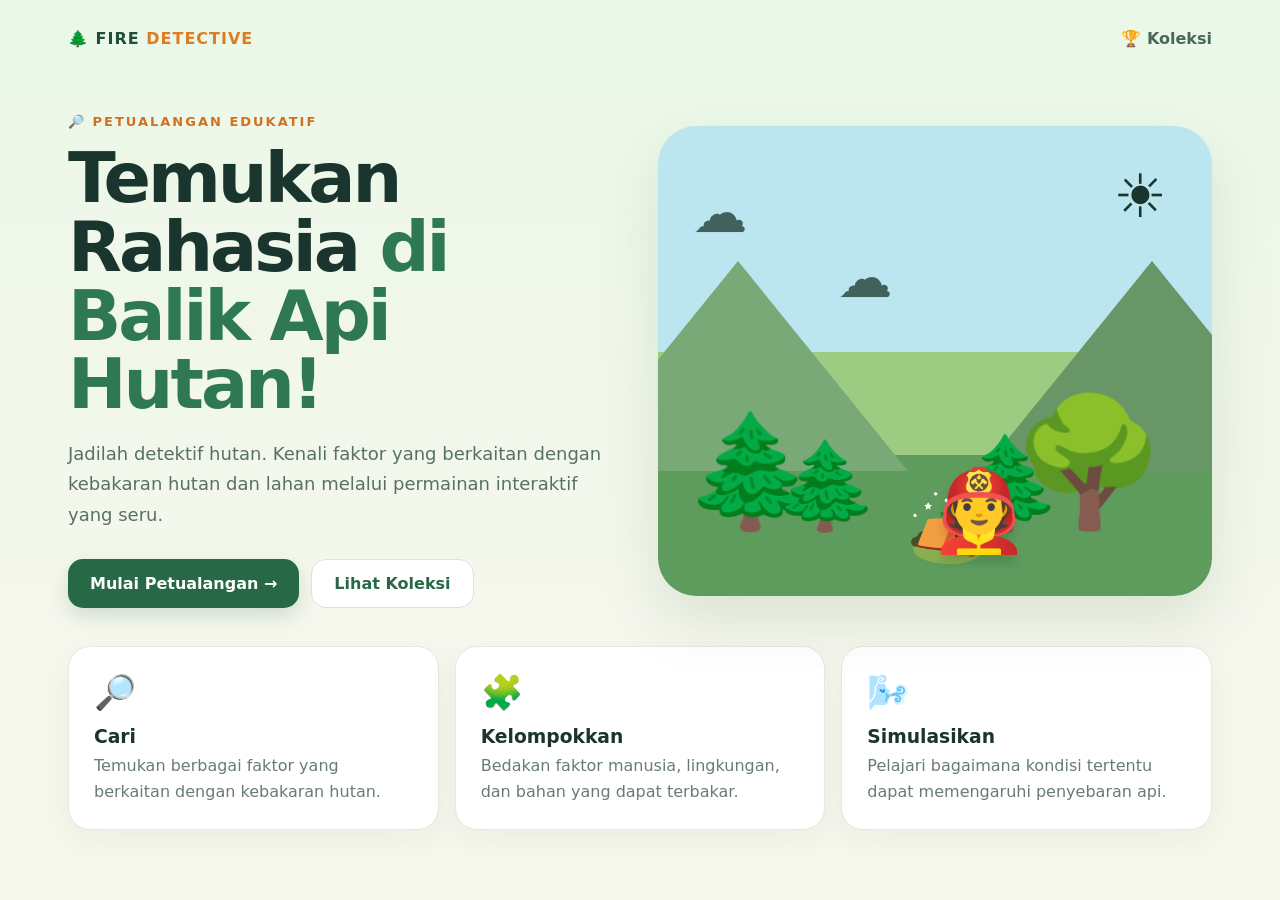
<file: index.html>
<!DOCTYPE html>
<html lang="id">
<head>
    <meta charset="UTF-8">
    <meta name="viewport" content="width=device-width, initial-scale=1.0">
    <title>Fire Detective | Petualangan Hutan</title>

    <!-- CSS berada di folder yang sama dengan index.html -->
    <link rel="stylesheet" href="style.css">
</head>

<body class="home">

<header class="topbar">

    <div class="brand">
        🌲 FIRE <span>DETECTIVE</span>
    </div>

    <a href="koleksi.html" class="nav-link">
        🏆 Koleksi
    </a>

</header>


<main>

<section class="hero">

    <div class="hero-content">

        <div class="eyebrow">
            🔎 PETUALANGAN EDUKATIF
        </div>


        <h1>
            Temukan Rahasia
            <span>di Balik Api Hutan!</span>
        </h1>


        <p>
            Jadilah detektif hutan. Kenali faktor yang berkaitan
            dengan kebakaran hutan dan lahan melalui permainan
            interaktif yang seru.
        </p>


        <div class="hero-buttons">

            <!-- Menuju halaman cerita Jazila -->

            <a href="cerita.html" class="btn primary">
                Mulai Petualangan →
            </a>


            <a href="koleksi.html" class="btn secondary">
                Lihat Koleksi
            </a>

        </div>

    </div>



    <div class="forest-scene">

        <div class="sun">
            ☀️
        </div>


        <div class="cloud cloud1">
            ☁️
        </div>


        <div class="cloud cloud2">
            ☁️
        </div>


        <div class="mountain mountain1"></div>

        <div class="mountain mountain2"></div>


        <div class="tree tree1">
            🌲
        </div>


        <div class="tree tree2">
            🌲
        </div>


        <div class="tree tree3">
            🌳
        </div>


        <div class="tree tree4">
            🌲
        </div>


        <div class="camp">
            🏕️
        </div>


        <div class="character">
            🧑‍🚒
        </div>

    </div>

</section>



<section class="feature-section">


    <article class="feature-card">

        <div class="feature-icon">
            🔎
        </div>

        <h3>
            Cari
        </h3>

        <p>
            Temukan berbagai faktor yang berkaitan
            dengan kebakaran hutan.
        </p>

    </article>



    <article class="feature-card">

        <div class="feature-icon">
            🧩
        </div>

        <h3>
            Kelompokkan
        </h3>

        <p>
            Bedakan faktor manusia, lingkungan,
            dan bahan yang dapat terbakar.
        </p>

    </article>



    <article class="feature-card">

        <div class="feature-icon">
            🌬️
        </div>

        <h3>
            Simulasikan
        </h3>

        <p>
            Pelajari bagaimana kondisi tertentu
            dapat memengaruhi penyebaran api.
        </p>

    </article>


</section>

</main>

</body>
</html>
</file>
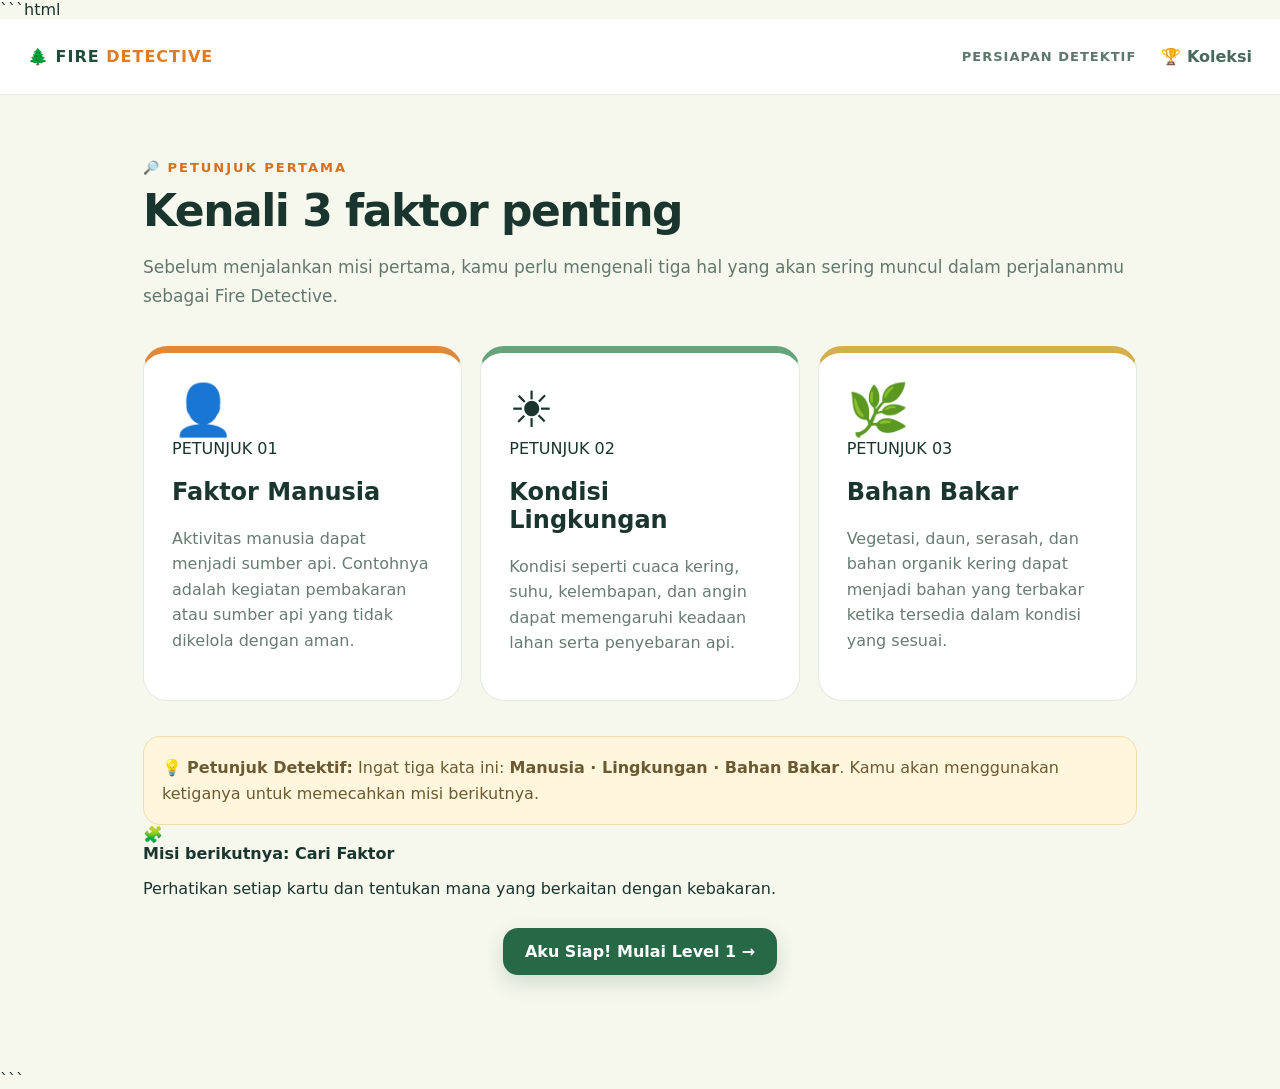
<file: belajar.html>
```html
<!DOCTYPE html>
<html lang="id">

<head>

    <meta charset="UTF-8">

    <meta name="viewport"
          content="width=device-width, initial-scale=1.0">

    <title>Belajar Faktor | Fire Detective</title>

    <link rel="stylesheet" href="style.css">

</head>


<body>

<header class="game-header">

    <a href="index.html" class="brand">
        🌲 FIRE <span>DETECTIVE</span>
    </a>

    <div class="level-title">
        PERSIAPAN DETEKTIF
    </div>

    <a href="koleksi.html" class="nav-link">
        🏆 Koleksi
    </a>

</header>


<main class="page">

    <div class="section-kicker">
        🔎 PETUNJUK PERTAMA
    </div>


    <h1>
        Kenali 3 faktor penting
    </h1>


    <p class="lead">

        Sebelum menjalankan misi pertama,
        kamu perlu mengenali tiga hal yang akan
        sering muncul dalam perjalananmu sebagai
        Fire Detective.

    </p>



    <section class="lesson-grid">


        <!-- FAKTOR MANUSIA -->

        <article class="lesson-card human">

            <div class="big-icon">
                👤
            </div>

            <div class="card-number">
                PETUNJUK 01
            </div>

            <h2>
                Faktor Manusia
            </h2>

            <p>

                Aktivitas manusia dapat menjadi sumber
                api. Contohnya adalah kegiatan pembakaran
                atau sumber api yang tidak dikelola dengan aman.

            </p>

        </article>



        <!-- KONDISI LINGKUNGAN -->

        <article class="lesson-card environment">

            <div class="big-icon">
                ☀️
            </div>

            <div class="card-number">
                PETUNJUK 02
            </div>

            <h2>
                Kondisi Lingkungan
            </h2>

            <p>

                Kondisi seperti cuaca kering, suhu,
                kelembapan, dan angin dapat memengaruhi
                keadaan lahan serta penyebaran api.

            </p>

        </article>



        <!-- BAHAN BAKAR -->

        <article class="lesson-card fuel">

            <div class="big-icon">
                🌿
            </div>

            <div class="card-number">
                PETUNJUK 03
            </div>

            <h2>
                Bahan Bakar
            </h2>

            <p>

                Vegetasi, daun, serasah, dan bahan organik
                kering dapat menjadi bahan yang terbakar
                ketika tersedia dalam kondisi yang sesuai.

            </p>

        </article>


    </section>



    <div class="tip-box">

        💡

        <strong>Petunjuk Detektif:</strong>

        Ingat tiga kata ini:

        <strong>Manusia · Lingkungan · Bahan Bakar</strong>.

        Kamu akan menggunakan ketiganya
        untuk memecahkan misi berikutnya.

    </div>



    <div class="next-info">

        <span class="next-icon">
            🧩
        </span>

        <div>

            <strong>
                Misi berikutnya: Cari Faktor
            </strong>

            <p>
                Perhatikan setiap kartu dan tentukan
                mana yang berkaitan dengan kebakaran.
            </p>

        </div>

    </div>



    <a href="level1.html"
       class="btn primary center">

        Aku Siap!
        Mulai Level 1 →

    </a>


</main>

</body>

</html>
```
</file>
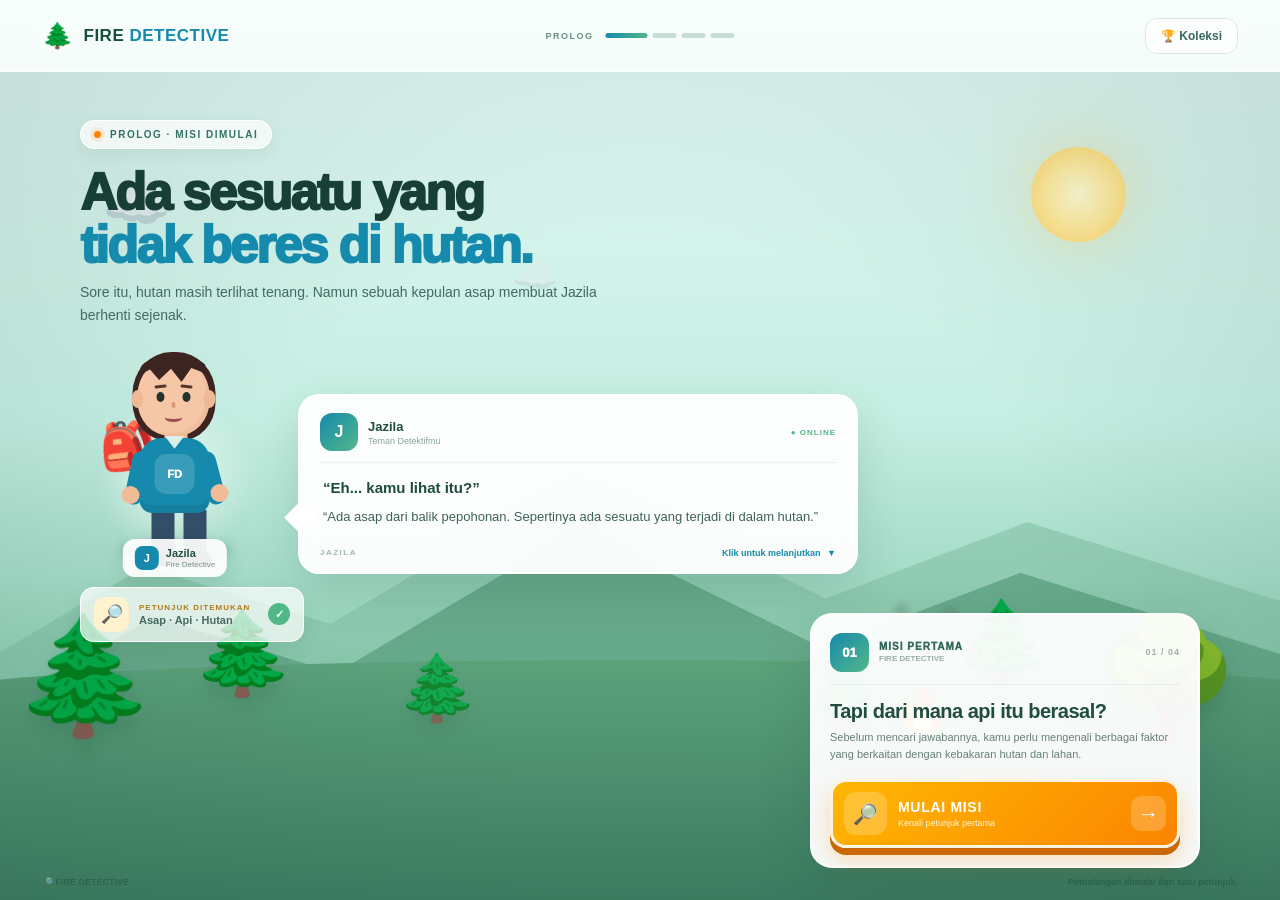
<file: cerita.html>
<!DOCTYPE html>
<html lang="id">

<head>

    <meta charset="UTF-8">

    <meta name="viewport"
          content="width=device-width, initial-scale=1.0">

    <title>Prolog | Fire Detective</title>


    <style>

        /* =====================================================
           RESET
        ===================================================== */

        * {
            margin: 0;
            padding: 0;
            box-sizing: border-box;
        }


        html,
        body {
            width: 100%;
            min-height: 100%;
        }


        body {
            font-family:
                "Segoe UI",
                Arial,
                sans-serif;

            color: #173f35;

            background:
                linear-gradient(
                    180deg,
                    #dff7f1 0%,
                    #bfe9dc 45%,
                    #7fc3a3 100%
                );

            overflow-x: hidden;
        }


        a {
            text-decoration: none;
        }


        button,
        a {
            -webkit-tap-highlight-color: transparent;
        }



        /* =====================================================
           HEADER
        ===================================================== */

        .story-header {

            position: fixed;

            top: 0;
            left: 0;
            right: 0;

            height: 72px;

            z-index: 100;

            display: flex;
            align-items: center;
            justify-content: space-between;

            padding: 0 42px;

            background:
                rgba(255,255,255,.72);

            border-bottom:
                1px solid rgba(255,255,255,.75);

            backdrop-filter:
                blur(18px);

            -webkit-backdrop-filter:
                blur(18px);
        }


        /* BRAND */

        .story-brand {

            display: flex;
            align-items: center;

            gap: 10px;

            color: #174e3d;

            font-size: 17px;
            font-weight: 900;

            letter-spacing: .5px;
        }


        .brand-icon {
            font-size: 25px;
        }


        .story-brand b {
            color: #168aad;
        }



        /* KOLEKSI */

        .story-collection {

            display: flex;
            align-items: center;

            gap: 6px;

            padding: 10px 15px;

            border-radius: 12px;

            color: #38675b;

            background:
                rgba(255,255,255,.78);

            border:
                1px solid #d7ebe4;

            font-size: 12px;
            font-weight: 800;

            transition:
                transform .2s ease,
                background .2s ease,
                box-shadow .2s ease;
        }


        .story-collection:hover {

            transform:
                translateY(-2px);

            background: #fff;

            box-shadow:
                0 8px 22px rgba(39,88,72,.12);
        }



        /* =====================================================
           PROGRESS
        ===================================================== */

        .story-progress {

            position: absolute;

            left: 50%;

            transform:
                translateX(-50%);

            display: flex;
            align-items: center;

            gap: 12px;
        }


        .progress-label {

            color: #6f8f86;

            font-size: 9px;
            font-weight: 900;

            letter-spacing: 1.5px;
        }


        .progress-dots {

            display: flex;

            gap: 5px;
        }


        .progress-dots span {

            width: 24px;
            height: 5px;

            border-radius: 99px;

            background: #c9ddd7;

            transition: .3s ease;
        }


        .progress-dots span.active {

            width: 42px;

            background:
                linear-gradient(
                    90deg,
                    #168aad,
                    #52b788
                );
        }



        /* =====================================================
           MAIN
        ===================================================== */

        .story-main {

            position: relative;

            min-height: 100vh;

            padding-top: 72px;

            overflow: hidden;
        }



        /* =====================================================
           BACKGROUND FOREST
        ===================================================== */

        .story-background {

            position: absolute;

            inset: 72px 0 0;

            overflow: hidden;

            background:
                linear-gradient(
                    180deg,
                    #e1f8f3 0%,
                    #c5eee2 42%,
                    #91d0b7 72%,
                    #5ba47f 100%
                );
        }


        /* SUN */

        .story-sun {

            position: absolute;

            top: 9%;
            right: 12%;

            width: 95px;
            height: 95px;

            border-radius: 50%;

            background:
                radial-gradient(
                    circle,
                    #fffbd2 0%,
                    #ffe99b 50%,
                    #ffd166 100%
                );

            box-shadow:
                0 0 65px rgba(255,209,102,.45);

            animation:
                sunFloat 5s ease-in-out infinite;
        }



        /* CLOUD */

        .story-cloud {

            position: absolute;

            color:
                rgba(255,255,255,.8);

            font-size: 55px;

            user-select: none;
        }


        .cloud-a {

            top: 12%;
            left: 8%;

            animation:
                cloudMove 15s ease-in-out infinite;
        }


        .cloud-b {

            top: 22%;
            left: 40%;

            font-size: 37px;

            opacity: .55;

            animation:
                cloudMove 19s ease-in-out infinite reverse;
        }



        /* =====================================================
           MOUNTAIN
        ===================================================== */

        .story-mountain {

            position: absolute;

            left: -5%;
            right: -5%;

            bottom: 22%;

            height: 35%;

            clip-path:
                polygon(
                    0 100%,
                    18% 48%,
                    30% 66%,
                    46% 20%,
                    62% 58%,
                    75% 34%,
                    100% 72%,
                    100% 100%
                );
        }


        .mountain-back {

            background: #81bfa4;

            opacity: .58;

            transform:
                scale(1.1);
        }


        .mountain-front {

            bottom: 16%;

            background: #5da181;

            opacity: .78;

            transform:
                scale(1.08);
        }



        /* =====================================================
           GROUND
        ===================================================== */

        .forest-ground {

            position: absolute;

            left: -5%;
            right: -5%;
            bottom: -5%;

            height: 34%;

            border-radius:
                50% 50% 0 0 /
                12% 12% 0 0;

            background:
                linear-gradient(
                    180deg,
                    #5ba17b,
                    #39795f
                );
        }



        /* =====================================================
           TREES
        ===================================================== */

        .forest-tree {

            position: absolute;

            z-index: 3;

            font-size: 80px;

            user-select: none;

            filter:
                drop-shadow(
                    0 12px 8px
                    rgba(24,73,53,.15)
                );

            transform-origin:
                bottom center;

            animation:
                treeSway 4s ease-in-out infinite;
        }


        .tree-a {

            left: 1%;
            bottom: 19%;

            font-size: 115px;
        }


        .tree-b {

            left: 15%;
            bottom: 24%;

            font-size: 82px;

            animation-delay: -.8s;
        }


        .tree-c {

            right: 3%;
            bottom: 18%;

            font-size: 120px;

            animation-delay: -1.4s;
        }


        .tree-d {

            right: 18%;
            bottom: 26%;

            font-size: 76px;

            animation-delay: -2s;
        }


        .tree-e {

            left: 31%;
            bottom: 21%;

            font-size: 65px;

            opacity: .8;
        }


        .tree-f {

            right: 31%;
            bottom: 21%;

            font-size: 60px;

            opacity: .75;
        }



        /* =====================================================
           SMOKE
        ===================================================== */

        .smoke {

            position: absolute;

            z-index: 6;

            width: 27px;
            height: 27px;

            border-radius: 50%;

            background:
                rgba(80,80,80,.2);

            filter:
                blur(3px);

            animation:
                smokeRise 4s ease-in infinite;
        }


        .smoke-one {

            right: 27%;
            bottom: 30%;
        }


        .smoke-two {

            right: 25%;
            bottom: 33%;

            width: 20px;
            height: 20px;

            animation-delay: 1s;
        }


        .smoke-three {

            right: 29%;
            bottom: 34%;

            width: 15px;
            height: 15px;

            animation-delay: 2s;
        }



        /* =====================================================
           FIRE
        ===================================================== */

        .distant-fire {

            position: absolute;

            z-index: 5;

            right: 26%;
            bottom: 20%;

            font-size: 40px;

            filter:
                drop-shadow(
                    0 0 16px
                    rgba(255,128,0,.6)
                );

            animation:
                firePulse .8s ease-in-out infinite alternate;
        }



        /* =====================================================
           VIGNETTE
        ===================================================== */

        .story-vignette {

            position: absolute;

            z-index: 8;

            inset: 72px 0 0;

            pointer-events: none;

            background:
                radial-gradient(
                    ellipse at center,
                    transparent 42%,
                    rgba(19,59,48,.13) 100%
                );
        }



        /* =====================================================
           CONTENT
        ===================================================== */

        .story-content {

            position: relative;

            z-index: 20;

            width:
                min(1120px, calc(100% - 70px));

            min-height:
                calc(100vh - 72px);

            margin:
                0 auto;

            padding:
                48px 0 42px;
        }



        /* =====================================================
           LABEL
        ===================================================== */

        .story-label {

            display: inline-flex;
            align-items: center;

            gap: 9px;

            padding:
                8px 13px;

            border-radius: 99px;

            background:
                rgba(255,255,255,.72);

            border:
                1px solid
                rgba(255,255,255,.9);

            color: #327263;

            font-size: 10px;
            font-weight: 900;

            letter-spacing: 1.5px;

            box-shadow:
                0 5px 15px
                rgba(34,86,67,.08);

            animation:
                fadeUp .6s ease both;
        }


        .label-dot {

            width: 7px;
            height: 7px;

            border-radius: 50%;

            background: #fb8500;

            box-shadow:
                0 0 0 4px
                rgba(251,133,0,.12);

            animation:
                dotPulse 1.4s infinite;
        }



        /* =====================================================
           TITLE
        ===================================================== */

        .story-content h1 {

            max-width: 690px;

            margin:
                17px 0 8px;

            color: #173f35;

            font-size:
                clamp(35px, 4vw, 57px);

            line-height: 1.04;

            letter-spacing: -2.2px;

            font-weight: 950;

            animation:
                fadeUp .7s ease .1s both;
        }


        .story-content h1 span {

            display: block;

            color: #168aad;
        }



        /* =====================================================
           SUBTITLE
        ===================================================== */

        .story-subtitle {

            max-width: 570px;

            color: #416c60;

            font-size: 14px;

            line-height: 1.65;

            animation:
                fadeUp .7s ease .2s both;
        }



        /* =====================================================
           JAZILA AREA
        ===================================================== */

        .jazila-scene {

            display: flex;
            align-items: flex-end;

            gap: 28px;

            margin-top: 22px;

            animation:
                fadeUp .7s ease .25s both;
        }


        .jazila-wrapper {

            position: relative;

            width: 190px;
            height: 225px;

            flex-shrink: 0;
        }



        /* =====================================================
           JAZILA CHARACTER
        ===================================================== */

        .character-glow {

            position: absolute;

            left: 50%;
            bottom: 15px;

            width: 160px;
            height: 160px;

            transform:
                translateX(-50%);

            border-radius: 50%;

            background:
                radial-gradient(
                    circle,
                    rgba(255,255,255,.65),
                    transparent 70%
                );
        }


        .jazila-character {

            position: absolute;

            left: 50%;
            bottom: 18px;

            width: 125px;
            height: 210px;

            transform:
                translateX(-50%);

            animation:
                characterFloat 3s ease-in-out infinite;
        }


        /* shadow */

        .character-shadow {

            position: absolute;

            left: 50%;
            bottom: -4px;

            width: 112px;
            height: 19px;

            transform:
                translateX(-50%);

            border-radius: 50%;

            background:
                rgba(24,72,54,.22);

            filter:
                blur(4px);
        }



        /* BACKPACK */

        .backpack {

            position: absolute;

            left: -14px;
            top: 72px;

            z-index: 1;

            font-size: 46px;

            transform:
                rotate(-8deg);
        }



        /* HAIR BACK */

        .hair-back {

            position: absolute;

            left: 20px;
            top: 6px;

            width: 83px;
            height: 89px;

            border-radius:
                47% 47% 43% 43%;

            background:
                #3c2521;

            z-index: 1;
        }



        /* HEAD */

        .jazila-head {

            position: absolute;

            left: 25px;
            top: 12px;

            width: 72px;
            height: 78px;

            z-index: 4;
        }


        .face {

            position: absolute;

            inset: 0;

            border-radius:
                48% 48% 45% 45%;

            background:
                #f6c7a6;

            box-shadow:
                inset -4px -3px 0
                rgba(198,123,88,.12);
        }



        /* EARS */

        .ear {

            position: absolute;

            top: 32px;

            width: 12px;
            height: 18px;

            border-radius: 50%;

            background:
                #efb995;
        }


        .ear-left {
            left: -6px;
        }


        .ear-right {
            right: -6px;
        }



        /* EYES */

        .eye {

            position: absolute;

            top: 34px;

            width: 8px;
            height: 10px;

            border-radius: 50%;

            background:
                #25332f;
        }


        .eye-left {
            left: 19px;
        }


        .eye-right {
            right: 19px;
        }



        /* EYEBROWS */

        .eyebrow {

            position: absolute;

            top: 27px;

            width: 12px;
            height: 3px;

            border-radius: 10px;

            background:
                #55352c;
        }


        .eyebrow-left {

            left: 17px;

            transform:
                rotate(-5deg);
        }


        .eyebrow-right {

            right: 17px;

            transform:
                rotate(5deg);
        }



        /* NOSE */

        .nose {

            position: absolute;

            left: 50%;
            top: 44px;

            width: 4px;
            height: 6px;

            transform:
                translateX(-50%);

            border-radius: 50%;

            background:
                #d99879;
        }



        /* SMILE */

        .smile {

            position: absolute;

            left: 50%;
            top: 55px;

            width: 18px;
            height: 9px;

            transform:
                translateX(-50%);

            border-bottom:
                3px solid #9d4f53;

            border-radius:
                0 0 50% 50%;
        }



        /* FRONT HAIR */

        .hair-front {

            position: absolute;

            left: 2px;
            top: -3px;

            width: 70px;
            height: 35px;

            background:
                #3c2521;

            border-radius:
                55% 60% 35% 20%;

            z-index: 5;

            clip-path:
                polygon(
                    0 0,
                    100% 0,
                    90% 50%,
                    74% 38%,
                    60% 78%,
                    45% 40%,
                    28% 72%,
                    15% 42%,
                    0 58%
                );
        }



        /* NECK */

        .neck {

            position: absolute;

            left: 52px;
            top: 84px;

            width: 23px;
            height: 17px;

            background:
                #efb995;

            z-index: 2;
        }



        /* BODY */

        .jazila-body {

            position: absolute;

            left: 27px;
            top: 92px;

            width: 70px;
            height: 75px;

            border-radius:
                22px 22px 13px 13px;

            background:
                #168aad;

            z-index: 3;

            box-shadow:
                inset 0 -8px 0
                rgba(0,0,0,.08);
        }



        /* SHIRT */

        .shirt {

            position: absolute;

            left: 15px;
            top: 16px;

            width: 40px;
            height: 40px;

            display: flex;
            align-items: center;
            justify-content: center;

            border-radius: 12px;

            background:
                rgba(255,255,255,.15);

            color: white;

            font-size: 11px;
            font-weight: 950;
        }


        /* COLLAR */

        .collar {

            position: absolute;

            left: 25px;
            top: -2px;

            width: 20px;
            height: 13px;

            background:
                #d9f1eb;

            clip-path:
                polygon(
                    0 0,
                    100% 0,
                    50% 100%
                );
        }



        /* ARMS */

        .arm {

            position: absolute;

            top: 13px;

            width: 18px;
            height: 54px;

            border-radius: 15px;

            background:
                #168aad;
        }


        .arm-left {

            left: -11px;

            transform:
                rotate(12deg);
        }


        .arm-right {

            right: -11px;

            transform:
                rotate(-15deg);
        }



        /* HANDS */

        .hand {

            position: absolute;

            z-index: 5;

            width: 18px;
            height: 18px;

            border-radius: 50%;

            background:
                #f1bb98;
        }


        .hand-left {

            left: 9px;
            top: 140px;
        }


        .hand-right {

            right: 9px;
            top: 138px;
        }



        /* LEGS */

        .legs {

            position: absolute;

            left: 39px;
            top: 164px;

            display: flex;

            gap: 9px;

            z-index: 2;
        }


        .leg {

            position: relative;

            width: 23px;
            height: 49px;

            border-radius:
                0 0 11px 11px;

            background:
                #334e68;
        }



        /* SHOES */

        .shoe {

            position: absolute;

            bottom: -7px;
            left: -4px;

            width: 32px;
            height: 15px;

            border-radius:
                12px 12px 7px 7px;

            background:
                #24323c;
        }



        /* CHARACTER NAME */

        .character-name {

            position: absolute;

            left: 50%;
            bottom: -3px;

            transform:
                translateX(-50%);

            display: flex;
            align-items: center;

            gap: 7px;

            padding: 7px 12px;

            border-radius: 12px;

            background:
                rgba(255,255,255,.92);

            box-shadow:
                0 7px 20px
                rgba(33,76,61,.12);

            white-space: nowrap;
        }


        .character-name > span {

            width: 24px;
            height: 24px;

            display: flex;
            align-items: center;
            justify-content: center;

            border-radius: 8px;

            background:
                #168aad;

            color: white;

            font-size: 11px;
            font-weight: 900;
        }


        .character-name strong {

            display: block;

            color: #244f43;

            font-size: 11px;
        }


        .character-name small {

            display: block;

            margin-top: 1px;

            color: #78958c;

            font-size: 8px;
        }



        /* =====================================================
           DIALOG
        ===================================================== */

        .dialog-box {

            position: relative;

            width:
                min(560px, 100%);

            padding:
                17px 20px 14px;

            border-radius: 21px;

            background:
                rgba(255,255,255,.94);

            border:
                2px solid
                rgba(255,255,255,.96);

            box-shadow:
                0 18px 45px
                rgba(32,79,62,.16);

            backdrop-filter:
                blur(12px);
        }


        /* dialog tail */

        .dialog-box::before {

            content: "";

            position: absolute;

            left: -11px;
            bottom: 43px;

            width: 21px;
            height: 21px;

            background:
                white;

            transform:
                rotate(45deg);

            border-left:
                2px solid
                rgba(255,255,255,.9);

            border-bottom:
                2px solid
                rgba(255,255,255,.9);
        }



        /* DIALOG TOP */

        .dialog-top {

            display: flex;
            align-items: center;

            gap: 10px;

            padding-bottom: 11px;

            border-bottom:
                1px solid #e8f0ed;
        }


        .dialog-avatar {

            width: 38px;
            height: 38px;

            display: flex;
            align-items: center;
            justify-content: center;

            border-radius: 12px;

            background:
                linear-gradient(
                    135deg,
                    #168aad,
                    #52b788
                );

            color: white;

            font-weight: 900;
        }


        .dialog-person strong {

            display: block;

            color: #214d40;

            font-size: 13px;
        }


        .dialog-person span {

            display: block;

            margin-top: 2px;

            color: #8aa49c;

            font-size: 9px;
        }


        .dialog-status {

            margin-left: auto;

            color: #52b788;

            font-size: 8px;
            font-weight: 900;

            letter-spacing: 1px;
        }



        /* CONTENT */

        .dialog-content {

            padding:
                13px 3px 7px;
        }


        .dialog-content p {

            margin-bottom: 7px;

            color: #3f6258;

            font-size: 13px;

            line-height: 1.55;
        }


        .dialog-content p:first-child {

            color: #1d4c3f;

            font-size: 15px;

            font-weight: 850;
        }



        /* BOTTOM */

        .dialog-bottom {

            display: flex;
            align-items: center;
            justify-content: space-between;

            padding-top: 7px;
        }


        .dialog-bottom > span:first-child {

            color: #a3b8b2;

            font-size: 8px;
            font-weight: 900;

            letter-spacing: 1.5px;
        }


        .dialog-hint {

            color: #168aad;

            font-size: 9px;
            font-weight: 800;

            animation:
                hintBlink 1.5s ease-in-out infinite;
        }


        .dialog-hint b {

            margin-left: 4px;
        }



        /* =====================================================
           CLUE
        ===================================================== */

        .story-clue {

            display: flex;
            align-items: center;

            width: fit-content;

            margin-top: 13px;

            padding:
                9px 13px;

            border-radius: 14px;

            background:
                rgba(255,255,255,.72);

            border:
                1px solid
                rgba(255,255,255,.9);

            box-shadow:
                0 7px 20px
                rgba(33,78,62,.08);

            animation:
                fadeUp .7s ease .35s both;
        }


        .clue-icon {

            width: 35px;
            height: 35px;

            display: flex;
            align-items: center;
            justify-content: center;

            border-radius: 10px;

            background:
                #fff2cf;

            font-size: 18px;
        }


        .clue-text {

            margin-left: 10px;
        }


        .clue-text span {

            display: block;

            color: #b27b18;

            font-size: 8px;
            font-weight: 900;

            letter-spacing: 1px;
        }


        .clue-text strong {

            display: block;

            margin-top: 2px;

            color: #496a5f;

            font-size: 11px;
        }


        .clue-check {

            margin-left: 18px;

            width: 22px;
            height: 22px;

            display: flex;
            align-items: center;
            justify-content: center;

            border-radius: 50%;

            background:
                #52b788;

            color: white;

            font-size: 11px;
            font-weight: 900;
        }



        /* =====================================================
           MISSION BOX
        ===================================================== */

        .mission-box {

            position: absolute;

            right: 0;
            bottom: 32px;

            width: 390px;

            padding: 18px;

            border-radius: 22px;

            background:
                rgba(255,255,255,.95);

            border:
                2px solid
                rgba(255,255,255,.98);

            box-shadow:
                0 20px 50px
                rgba(32,79,62,.18);

            animation:
                missionAppear .8s ease .45s both;
        }



        /* MISSION HEADER */

        .mission-header {

            display: flex;
            align-items: center;

            gap: 10px;

            padding-bottom: 12px;

            border-bottom:
                1px solid #e6efeb;
        }


        .mission-number {

            width: 39px;
            height: 39px;

            display: flex;
            align-items: center;
            justify-content: center;

            border-radius: 12px;

            background:
                linear-gradient(
                    135deg,
                    #168aad,
                    #52b788
                );

            color: white;

            font-size: 13px;
            font-weight: 950;
        }


        .mission-header span {

            display: block;

            color: #32695a;

            font-size: 10px;
            font-weight: 950;

            letter-spacing: 1px;
        }


        .mission-header small {

            display: block;

            margin-top: 2px;

            color: #9aafa9;

            font-size: 8px;
            font-weight: 700;
        }


        .mission-level {

            margin-left: auto;

            color: #9cb1aa;

            font-size: 9px;
            font-weight: 900;

            letter-spacing: 1px;
        }



        /* MISSION BODY */

        .mission-body h2 {

            margin:
                14px 0 6px;

            color: #214c40;

            font-size: 20px;

            line-height: 1.2;

            letter-spacing: -.5px;
        }


        .mission-body p {

            color: #668078;

            font-size: 11px;

            line-height: 1.6;
        }



        /* =====================================================
           MAIN GAME BUTTON
        ===================================================== */

        .story-button {

            position: relative;

            display: flex;
            align-items: center;

            width: 100%;

            margin-top: 15px;

            padding:
                10px 11px;

            border-radius: 16px;

            color: white;

            background:
                linear-gradient(
                    135deg,
                    #ffb703,
                    #fb8500
                );

            border:
                3px solid
                rgba(255,255,255,.88);

            box-shadow:
                0 7px 0 #c96800,
                0 12px 22px
                rgba(251,133,0,.25);

            overflow: hidden;

            transition:
                transform .18s ease,
                box-shadow .18s ease,
                filter .18s ease;
        }



        /* SHINE */

        .story-button::before {

            content: "";

            position: absolute;

            top: -40%;
            left: -100%;

            width: 55%;
            height: 180%;

            background:
                linear-gradient(
                    90deg,
                    transparent,
                    rgba(255,255,255,.38),
                    transparent
                );

            transform:
                skewX(-20deg);

            transition:
                left .55s ease;
        }


        .story-button:hover::before {
            left: 140%;
        }



        /* BUTTON ICON */

        .button-icon {

            width: 43px;
            height: 43px;

            display: flex;
            align-items: center;
            justify-content: center;

            flex-shrink: 0;

            border-radius: 12px;

            background:
                rgba(255,255,255,.2);

            font-size: 20px;
        }



        /* BUTTON TEXT */

        .button-text {

            display: flex;
            flex-direction: column;

            margin-left: 11px;
        }


        .button-text strong {

            font-size: 14px;

            letter-spacing: .7px;
        }


        .button-text small {

            margin-top: 3px;

            font-size: 9px;

            opacity: .88;
        }



        /* ARROW */

        .button-arrow {

            margin-left: auto;

            width: 35px;
            height: 35px;

            display: flex;
            align-items: center;
            justify-content: center;

            border-radius: 10px;

            background:
                rgba(255,255,255,.2);

            font-size: 21px;
            font-weight: 900;

            transition:
                transform .2s ease;
        }



        /* HOVER */

        .story-button:hover {

            transform:
                translateY(-4px)
                scale(1.015);

            box-shadow:
                0 11px 0 #c96800,
                0 18px 30px
                rgba(251,133,0,.34);

            filter:
                brightness(1.06);
        }


        .story-button:hover .button-arrow {

            transform:
                translateX(6px);
        }



        /* ACTIVE */

        .story-button:active {

            transform:
                translateY(4px);

            box-shadow:
                0 3px 0 #c96800,
                0 7px 13px
                rgba(251,133,0,.2);
        }



        /* =====================================================
           FOOTER
        ===================================================== */

        .story-footer {

            position: fixed;

            z-index: 30;

            left: 42px;
            right: 42px;
            bottom: 13px;

            display: flex;
            justify-content: space-between;

            color:
                rgba(37,83,68,.58);

            font-size: 9px;
            font-weight: 700;

            pointer-events: none;
        }



        /* =====================================================
           ANIMATIONS
        ===================================================== */

        @keyframes fadeUp {

            from {
                opacity: 0;
                transform:
                    translateY(15px);
            }

            to {
                opacity: 1;
                transform:
                    translateY(0);
            }
        }


        @keyframes missionAppear {

            from {
                opacity: 0;
                transform:
                    translateY(25px)
                    scale(.97);
            }

            to {
                opacity: 1;
                transform:
                    translateY(0)
                    scale(1);
            }
        }


        @keyframes sunFloat {

            0%,100% {
                transform:
                    translateY(0);
            }

            50% {
                transform:
                    translateY(-7px);
            }
        }


        @keyframes cloudMove {

            0% {
                transform:
                    translateX(-15px);
            }

            50% {
                transform:
                    translateX(20px);
            }

            100% {
                transform:
                    translateX(-15px);
            }
        }


        @keyframes treeSway {

            0%,100% {
                transform:
                    rotate(0deg);
            }

            50% {
                transform:
                    rotate(1deg);
            }
        }


        @keyframes smokeRise {

            0% {
                opacity: 0;
                transform:
                    translate(0,10px)
                    scale(.6);
            }

            20% {
                opacity: .65;
            }

            100% {
                opacity: 0;
                transform:
                    translate(-25px,-100px)
                    scale(1.8);
            }
        }


        @keyframes firePulse {

            from {
                transform:
                    scale(.92);
            }

            to {
                transform:
                    scale(1.08);
            }
        }


        @keyframes characterFloat {

            0%,100% {
                transform:
                    translateX(-50%)
                    translateY(0);
            }

            50% {
                transform:
                    translateX(-50%)
                    translateY(-5px);
            }
        }


        @keyframes dotPulse {

            0%,100% {
                opacity: 1;
            }

            50% {
                opacity: .4;
            }
        }


        @keyframes hintBlink {

            0%,100% {
                opacity: .5;
            }

            50% {
                opacity: 1;
            }
        }



        /* =====================================================
           TABLET
        ===================================================== */

        @media (max-width: 900px) {

            .story-header {
                padding: 0 22px;
            }


            .story-content {

                width:
                    min(680px, calc(100% - 40px));

                padding-top: 35px;
            }


            .story-content h1 {
                font-size: 39px;
            }


            .jazila-scene {
                gap: 12px;
            }


            .jazila-wrapper {

                transform:
                    scale(.85);

                transform-origin:
                    bottom left;

                margin-right: -22px;
            }


            .mission-box {

                position: relative;

                right: auto;
                bottom: auto;

                width: 100%;

                margin-top: 18px;
            }


            .story-footer {
                display: none;
            }
        }



        /* =====================================================
           MOBILE
        ===================================================== */

        @media (max-width: 650px) {

            .story-header {

                height: 64px;

                padding: 0 14px;
            }


            .story-brand {

                font-size: 13px;
            }


            .brand-icon {
                font-size: 20px;
            }


            .story-progress {
                display: none;
            }


            .story-collection {

                padding:
                    8px 10px;

                font-size: 10px;
            }


            .story-main {
                padding-top: 64px;
            }


            .story-background {
                inset: 64px 0 0;
            }


            .story-vignette {
                inset: 64px 0 0;
            }


            .story-content {

                width:
                    calc(100% - 28px);

                padding:
                    27px 0 30px;
            }


            .story-content h1 {

                font-size: 31px;

                letter-spacing:
                    -1.3px;
            }


            .story-subtitle {

                font-size: 12px;

                line-height: 1.55;
            }


            .jazila-scene {

                display: block;

                margin-top: 14px;
            }


            .jazila-wrapper {

                margin:
                    0 auto -5px;

                transform:
                    scale(.78);

                transform-origin:
                    bottom center;
            }


            .dialog-box {

                width: 100%;

                padding:
                    15px 15px 12px;

                border-radius: 17px;
            }


            .dialog-box::before {
                display: none;
            }


            .dialog-content p {
                font-size: 11px;
            }


            .dialog-content p:first-child {
                font-size: 13px;
            }


            .story-clue {
                margin-top: 11px;
            }


            .mission-box {

                padding: 14px;

                border-radius: 18px;
            }


            .mission-body h2 {
                font-size: 17px;
            }


            .mission-body p {
                font-size: 10px;
            }


            .story-button {

                min-height: 61px;

                margin-top: 13px;
            }


            .button-icon {

                width: 38px;
                height: 38px;

                font-size: 18px;
            }


            .button-text strong {
                font-size: 12px;
            }


            .button-text small {
                font-size: 8px;
            }


            .button-arrow {

                width: 31px;
                height: 31px;

                font-size: 18px;
            }


            .tree-a {
                font-size: 80px;
            }


            .tree-c {
                font-size: 85px;
            }


            .story-sun {

                width: 65px;
                height: 65px;

                right: 7%;
            }


            .distant-fire {

                right: 20%;
                bottom: 22%;

                font-size: 27px;
            }
        }



        /* =====================================================
           SMALL MOBILE
        ===================================================== */

        @media (max-width: 400px) {

            .story-content h1 {
                font-size: 27px;
            }


            .story-label {
                font-size: 8px;
            }


            .dialog-status {
                display: none;
            }


            .mission-header span {
                font-size: 9px;
            }


            .mission-level {
                font-size: 8px;
            }
        }

    </style>

</head>



<body>


    <!-- =====================================================
         HEADER
    ===================================================== -->

    <header class="story-header">


        <a href="index.html"
           class="story-brand">

            <span class="brand-icon">
                🌲
            </span>

            <span>
                FIRE <b>DETECTIVE</b>
            </span>

        </a>



        <div class="story-progress">

            <span class="progress-label">
                PROLOG
            </span>

            <div class="progress-dots">

                <span class="active"></span>
                <span></span>
                <span></span>
                <span></span>

            </div>

        </div>



        <a href="koleksi.html"
           class="story-collection">

            🏆 Koleksi

        </a>

    </header>



    <!-- =====================================================
         MAIN
    ===================================================== -->

    <main class="story-main">


        <!-- =================================================
             BACKGROUND
        ================================================== -->

        <div class="story-background">


            <div class="story-sun"></div>


            <div class="story-cloud cloud-a">
                ☁️
            </div>


            <div class="story-cloud cloud-b">
                ☁️
            </div>


            <div class="story-mountain mountain-back"></div>


            <div class="story-mountain mountain-front"></div>


            <div class="forest-ground"></div>



            <!-- TREES -->

            <div class="forest-tree tree-a">
                🌲
            </div>

            <div class="forest-tree tree-b">
                🌲
            </div>

            <div class="forest-tree tree-c">
                🌳
            </div>

            <div class="forest-tree tree-d">
                🌲
            </div>

            <div class="forest-tree tree-e">
                🌲
            </div>

            <div class="forest-tree tree-f">
                🌲
            </div>



            <!-- SMOKE -->

            <div class="smoke smoke-one"></div>

            <div class="smoke smoke-two"></div>

            <div class="smoke smoke-three"></div>



            <!-- FIRE -->

            <div class="distant-fire">
                🔥
            </div>

        </div>



        <!-- VIGNETTE -->

        <div class="story-vignette"></div>



        <!-- =================================================
             CONTENT
        ================================================== -->

        <section class="story-content">


            <!-- LABEL -->

            <div class="story-label">

                <span class="label-dot"></span>

                PROLOG · MISI DIMULAI

            </div>



            <!-- TITLE -->

            <h1>

                Ada sesuatu yang

                <span>
                    tidak beres di hutan.
                </span>

            </h1>



            <!-- SUBTITLE -->

            <p class="story-subtitle">

                Sore itu, hutan masih terlihat tenang.
                Namun sebuah kepulan asap membuat
                Jazila berhenti sejenak.

            </p>



            <!-- =================================================
                 JAZILA + DIALOG
            ================================================== -->

            <div class="jazila-scene">


                <!-- JAZILA -->

                <div class="jazila-wrapper">


                    <div class="character-glow"></div>


                    <div class="jazila-character">


                        <div class="character-shadow"></div>


                        <!-- TAS -->

                        <div class="backpack">
                            🎒
                        </div>


                        <!-- RAMBUT BELAKANG -->

                        <div class="hair-back"></div>


                        <!-- KEPALA -->

                        <div class="jazila-head">


                            <div class="face">


                                <div class="ear ear-left"></div>
                                <div class="ear ear-right"></div>


                                <div class="eye eye-left"></div>
                                <div class="eye eye-right"></div>


                                <div class="eyebrow eyebrow-left"></div>
                                <div class="eyebrow eyebrow-right"></div>


                                <div class="nose"></div>


                                <div class="smile"></div>


                            </div>


                            <div class="hair-front"></div>


                        </div>



                        <!-- LEHER -->

                        <div class="neck"></div>



                        <!-- BADAN -->

                        <div class="jazila-body">


                            <div class="shirt">
                                <span>FD</span>
                            </div>


                            <div class="collar"></div>


                            <div class="arm arm-left"></div>
                            <div class="arm arm-right"></div>


                        </div>



                        <!-- TANGAN -->

                        <div class="hand hand-left"></div>
                        <div class="hand hand-right"></div>



                        <!-- KAKI -->

                        <div class="legs">


                            <div class="leg leg-left">

                                <div class="shoe"></div>

                            </div>


                            <div class="leg leg-right">

                                <div class="shoe"></div>

                            </div>


                        </div>

                    </div>



                    <!-- NAMA -->

                    <div class="character-name">


                        <span>
                            J
                        </span>


                        <div>

                            <strong>
                                Jazila
                            </strong>

                            <small>
                                Fire Detective
                            </small>

                        </div>


                    </div>

                </div>



                <!-- =================================================
                     DIALOG
                ================================================== -->

                <div class="dialog-box">


                    <div class="dialog-top">


                        <div class="dialog-avatar">
                            J
                        </div>


                        <div class="dialog-person">

                            <strong>
                                Jazila
                            </strong>

                            <span>
                                Teman Detektifmu
                            </span>

                        </div>


                        <div class="dialog-status">
                            ● ONLINE
                        </div>

                    </div>



                    <div class="dialog-content">


                        <p>
                            “Eh... kamu lihat itu?”
                        </p>


                        <p>
                            “Ada asap dari balik pepohonan.
                            Sepertinya ada sesuatu yang terjadi
                            di dalam hutan.”
                        </p>

                    </div>



                    <div class="dialog-bottom">


                        <span>
                            JAZILA
                        </span>


                        <span class="dialog-hint">

                            Klik untuk melanjutkan

                            <b>
                                ▼
                            </b>

                        </span>

                    </div>


                </div>

            </div>



            <!-- =================================================
                 CLUE
            ================================================== -->

            <div class="story-clue">


                <div class="clue-icon">
                    🔎
                </div>


                <div class="clue-text">


                    <span>
                        PETUNJUK DITEMUKAN
                    </span>


                    <strong>
                        Asap · Api · Hutan
                    </strong>


                </div>


                <div class="clue-check">
                    ✓
                </div>


            </div>



            <!-- =================================================
                 MISSION
            ================================================== -->

            <div class="mission-box">


                <div class="mission-header">


                    <div class="mission-number">
                        01
                    </div>


                    <div>

                        <span>
                            MISI PERTAMA
                        </span>

                        <small>
                            FIRE DETECTIVE
                        </small>

                    </div>


                    <div class="mission-level">
                        01 / 04
                    </div>

                </div>



                <div class="mission-body">


                    <h2>
                        Tapi dari mana api itu berasal?
                    </h2>


                    <p>
                        Sebelum mencari jawabannya,
                        kamu perlu mengenali berbagai
                        faktor yang berkaitan dengan
                        kebakaran hutan dan lahan.
                    </p>


                </div>



                <!-- =================================================
                     BUTTON
                ================================================== -->

                <a href="belajar.html"
                   class="story-button">


                    <span class="button-icon">
                        🔎
                    </span>


                    <span class="button-text">

                        <strong>
                            MULAI MISI
                        </strong>

                        <small>
                            Kenali petunjuk pertama
                        </small>

                    </span>


                    <span class="button-arrow">
                        →
                    </span>


                </a>


            </div>


        </section>


    </main>



    <!-- =====================================================
         FOOTER
    ===================================================== -->

    <footer class="story-footer">


        <span>
            🔎 FIRE DETECTIVE
        </span>


        <span>
            Petualangan dimulai dari satu petunjuk.
        </span>


    </footer>


</body>

</html>
</file>
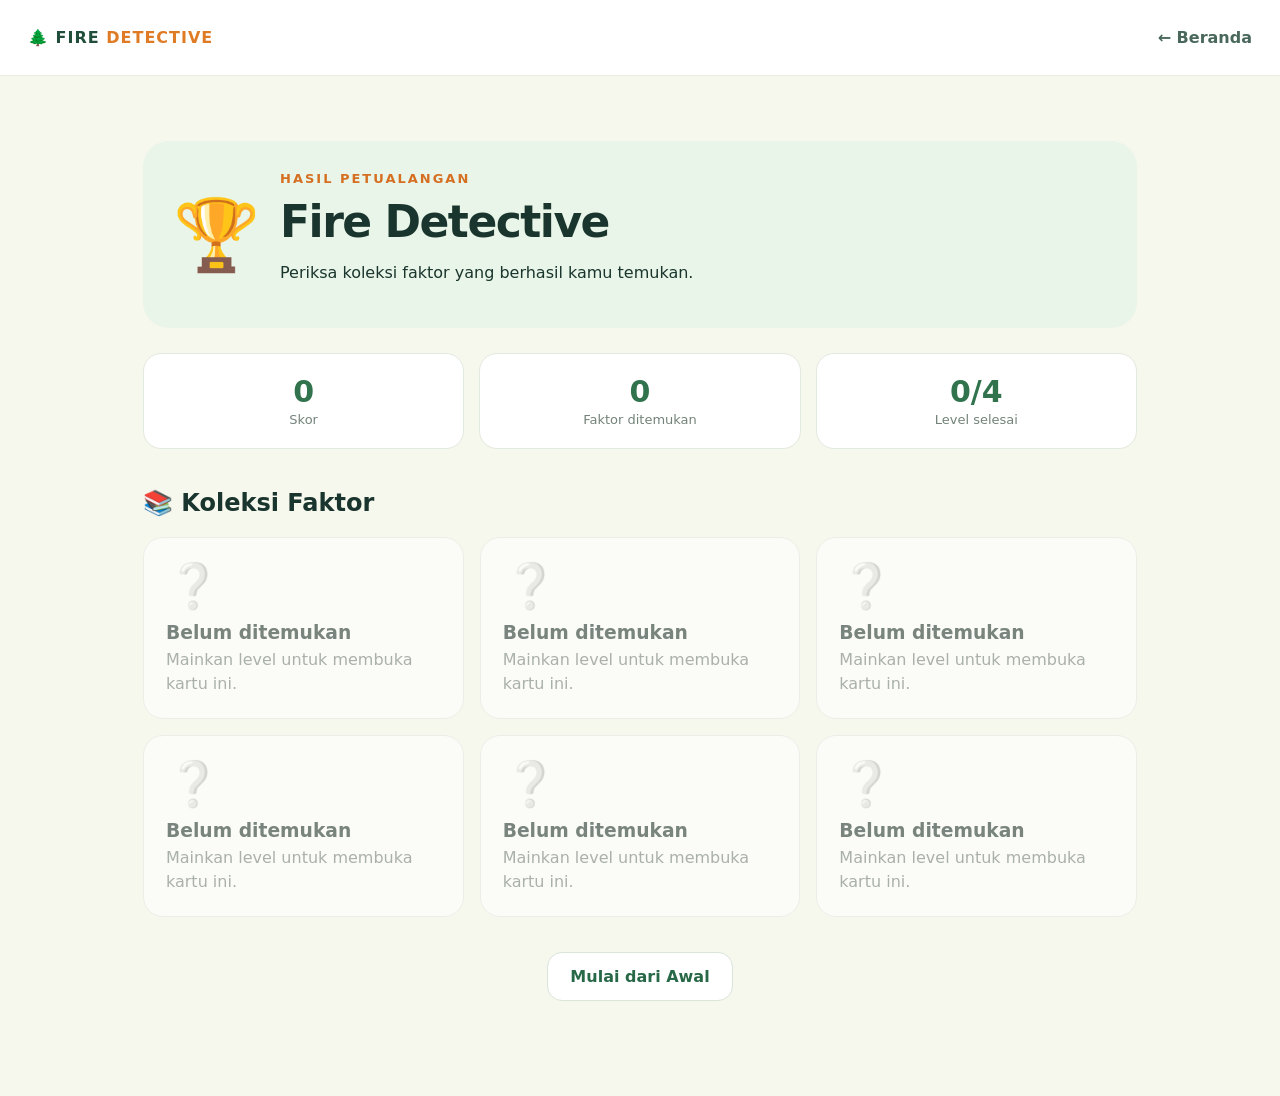
<file: koleksi.html>
<!DOCTYPE html>
<html lang="id">

<head>

    <meta charset="UTF-8">

    <meta name="viewport"
          content="width=device-width, initial-scale=1.0">

    <title>Koleksi | Fire Detective</title>

    <link rel="stylesheet"
          href="style.css">

</head>


<body>

<header class="game-header">

    <a href="index.html"
       class="brand">

        🌲 FIRE <span>DETECTIVE</span>

    </a>


    <div></div>


    <a href="index.html"
       class="nav-link">

        ← Beranda

    </a>

</header>


<main class="page">

    <section class="result-hero">

        <div class="badge-big">
            🏆
        </div>

        <div>

            <div class="section-kicker">
                HASIL PETUALANGAN
            </div>

            <h1>
                Fire Detective
            </h1>

            <p id="resultText">
                Periksa koleksi faktor yang
                berhasil kamu temukan.
            </p>

        </div>

    </section>


    <section class="stats">

        <div>

            <strong id="finalScore">
                0
            </strong>

            <span>
                Skor
            </span>

        </div>


        <div>

            <strong id="foundCount">
                0
            </strong>

            <span>
                Faktor ditemukan
            </span>

        </div>


        <div>

            <strong id="levelDone">
                0/4
            </strong>

            <span>
                Level selesai
            </span>

        </div>

    </section>


    <h2 class="collection-title">
        📚 Koleksi Faktor
    </h2>


    <div id="collection"
         class="collection-grid">
    </div>


    <button class="btn secondary center"
            onclick="resetGame()">

        Mulai dari Awal

    </button>

</main>


<script src="data.js"></script>

<script>

const state =
    JSON.parse(
        localStorage.getItem("fireDetective")
    ) || {
        score: 0,
        found: [],
        levels: []
    };


document.getElementById("finalScore")
    .textContent = state.score || 0;


document.getElementById("foundCount")
    .textContent =
    (state.found || []).length;


document.getElementById("levelDone")
    .textContent =
    `${(state.levels || []).length}/4`;


if (
    (state.levels || []).length === 4
) {

    document.getElementById("resultText")
        .textContent =
        "Hebat! Kamu berhasil menyelesaikan seluruh misi Fire Detective.";

}


document.getElementById("collection").innerHTML =

factors.map(factor => {

    const found =
        (state.found || [])
        .includes(factor.id);


    return `

        <article class="collection-card
            ${found ? "found" : "locked"}">

            <div class="collection-icon">

                ${found ? factor.icon : "❔"}

            </div>


            <h3>

                ${found
                    ? factor.name
                    : "Belum ditemukan"}

            </h3>


            <p>

                ${found
                    ? factor.description
                    : "Mainkan level untuk membuka kartu ini."}

            </p>

        </article>

    `;

}).join("");


function resetGame(){

    localStorage.removeItem(
        "fireDetective"
    );

    location.href =
        "index.html";

}

</script>

</body>
</html>
</file>
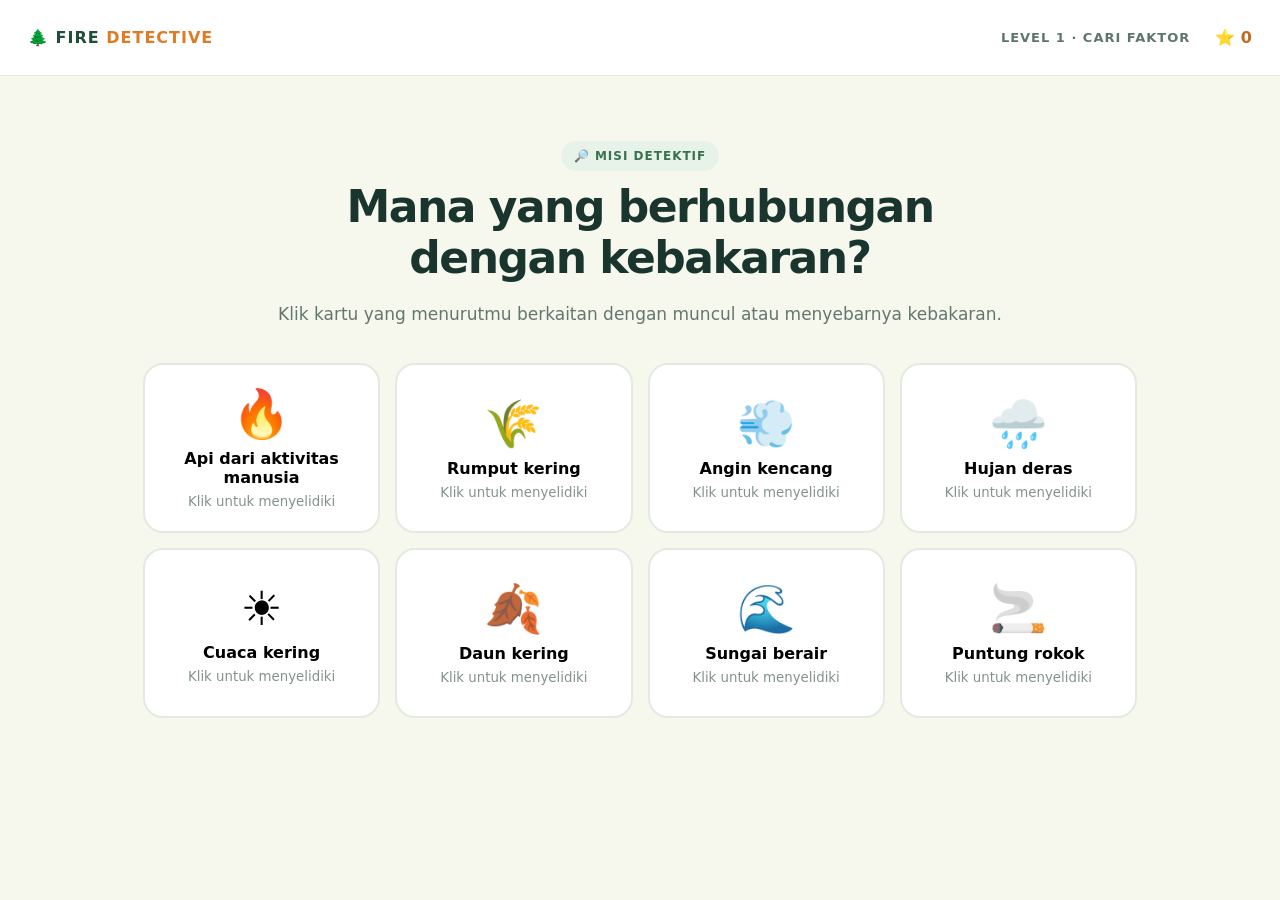
<file: level1.html>
<!DOCTYPE html>
<html lang="id">

<head>

    <meta charset="UTF-8">

    <meta name="viewport"
          content="width=device-width, initial-scale=1.0">

    <title>Level 1 | Cari Faktor</title>

    <!-- style.css berada satu folder dengan file ini -->
    <link rel="stylesheet" href="style.css">

</head>


<body>

<header class="game-header">

    <a href="index.html" class="brand">
        🌲 FIRE <span>DETECTIVE</span>
    </a>

    <div class="level-title">
        LEVEL 1 · CARI FAKTOR
    </div>

    <div class="score">
        ⭐ <span id="score">0</span>
    </div>

</header>


<main class="game-page">

    <div class="level-intro">

        <span class="level-badge">
            🔎 MISI DETEKTIF
        </span>

        <h1>
            Mana yang berhubungan dengan kebakaran?
        </h1>

        <p>
            Klik kartu yang menurutmu berkaitan
            dengan muncul atau menyebarnya kebakaran.
        </p>

    </div>


    <div id="cards" class="factor-grid"></div>


    <div id="feedback" class="feedback"></div>


    <div class="bottom-action">

        <a id="next"
           href="level2.html"
           class="btn primary hidden">

            Lanjut Level 2 →

        </a>

    </div>

</main>


<!-- JavaScript berada satu folder dengan file ini -->
<script src="data.js"></script>

<script src="game.js"></script>

<script>

    initLevel1();

</script>


</body>
</html>
</file>
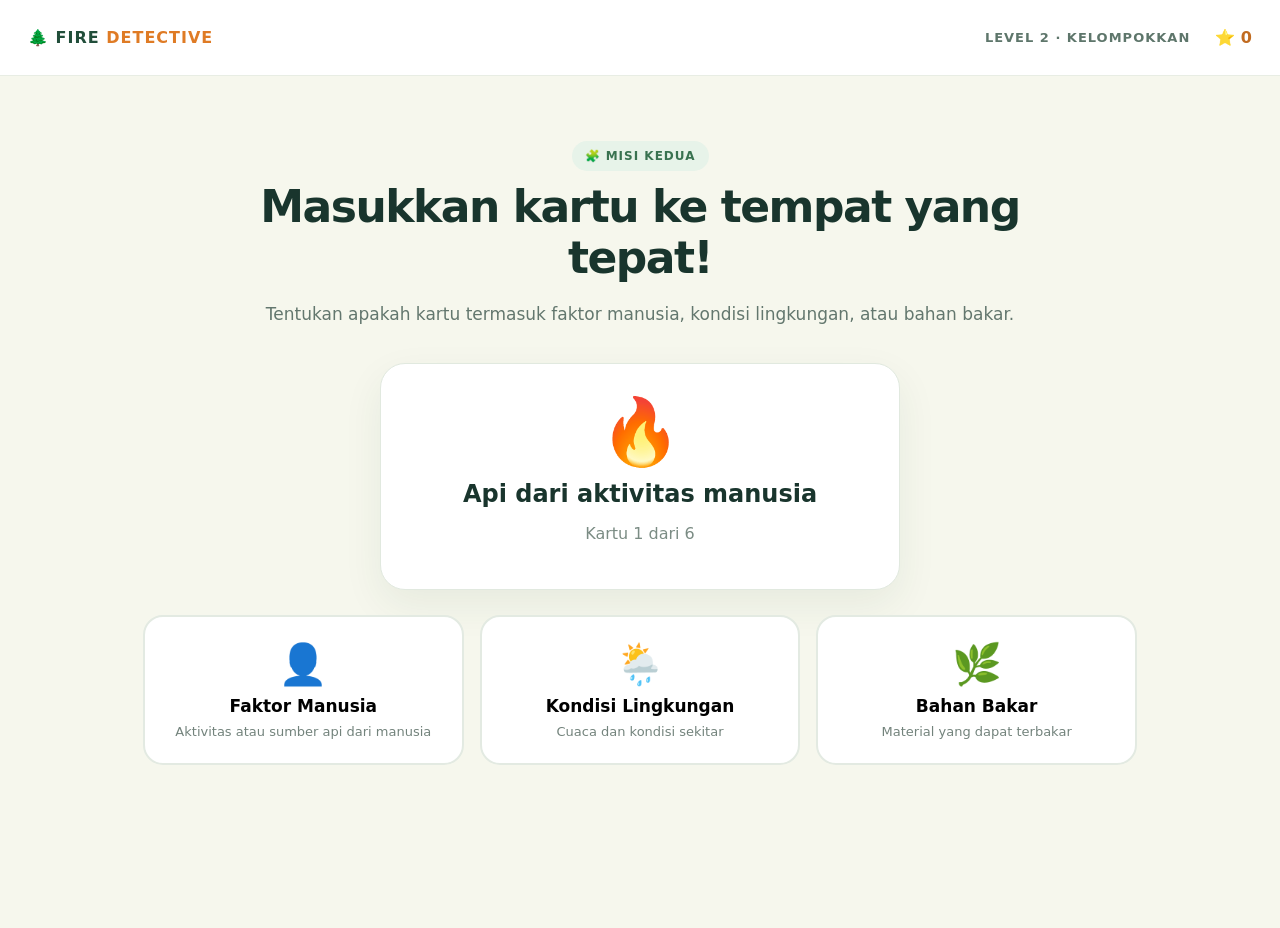
<file: level2.html>
<!DOCTYPE html>
<html lang="id">

<head>

    <meta charset="UTF-8">

    <meta name="viewport"
          content="width=device-width, initial-scale=1.0">

    <title>Level 2 | Kelompokkan Faktor</title>

    <!-- CSS berada satu folder dengan file HTML -->
    <link rel="stylesheet" href="style.css">

</head>


<body>

<header class="game-header">

    <a href="index.html" class="brand">
        🌲 FIRE <span>DETECTIVE</span>
    </a>

    <div class="level-title">
        LEVEL 2 · KELOMPOKKAN
    </div>

    <div class="score">
        ⭐ <span id="score">0</span>
    </div>

</header>


<main class="game-page">

    <div class="level-intro">

        <span class="level-badge">
            🧩 MISI KEDUA
        </span>

        <h1>
            Masukkan kartu ke tempat yang tepat!
        </h1>

        <p>
            Tentukan apakah kartu termasuk faktor
            manusia, kondisi lingkungan, atau bahan bakar.
        </p>

    </div>


    <div id="sortCard"
         class="sort-card">
    </div>


    <div class="category-grid">

        <button class="category human"
                data-cat="human">

            <span>👤</span>

            <strong>
                Faktor Manusia
            </strong>

            <small>
                Aktivitas atau sumber api dari manusia
            </small>

        </button>


        <button class="category environment"
                data-cat="environment">

            <span>🌦️</span>

            <strong>
                Kondisi Lingkungan
            </strong>

            <small>
                Cuaca dan kondisi sekitar
            </small>

        </button>


        <button class="category fuel"
                data-cat="fuel">

            <span>🌿</span>

            <strong>
                Bahan Bakar
            </strong>

            <small>
                Material yang dapat terbakar
            </small>

        </button>

    </div>


    <div id="sortFeedback"
         class="feedback">
    </div>

</main>


<!-- JavaScript berada satu folder dengan file HTML -->
<script src="data.js"></script>

<script src="game.js"></script>

<script>

    initLevel2();

</script>


</body>
</html>
</file>
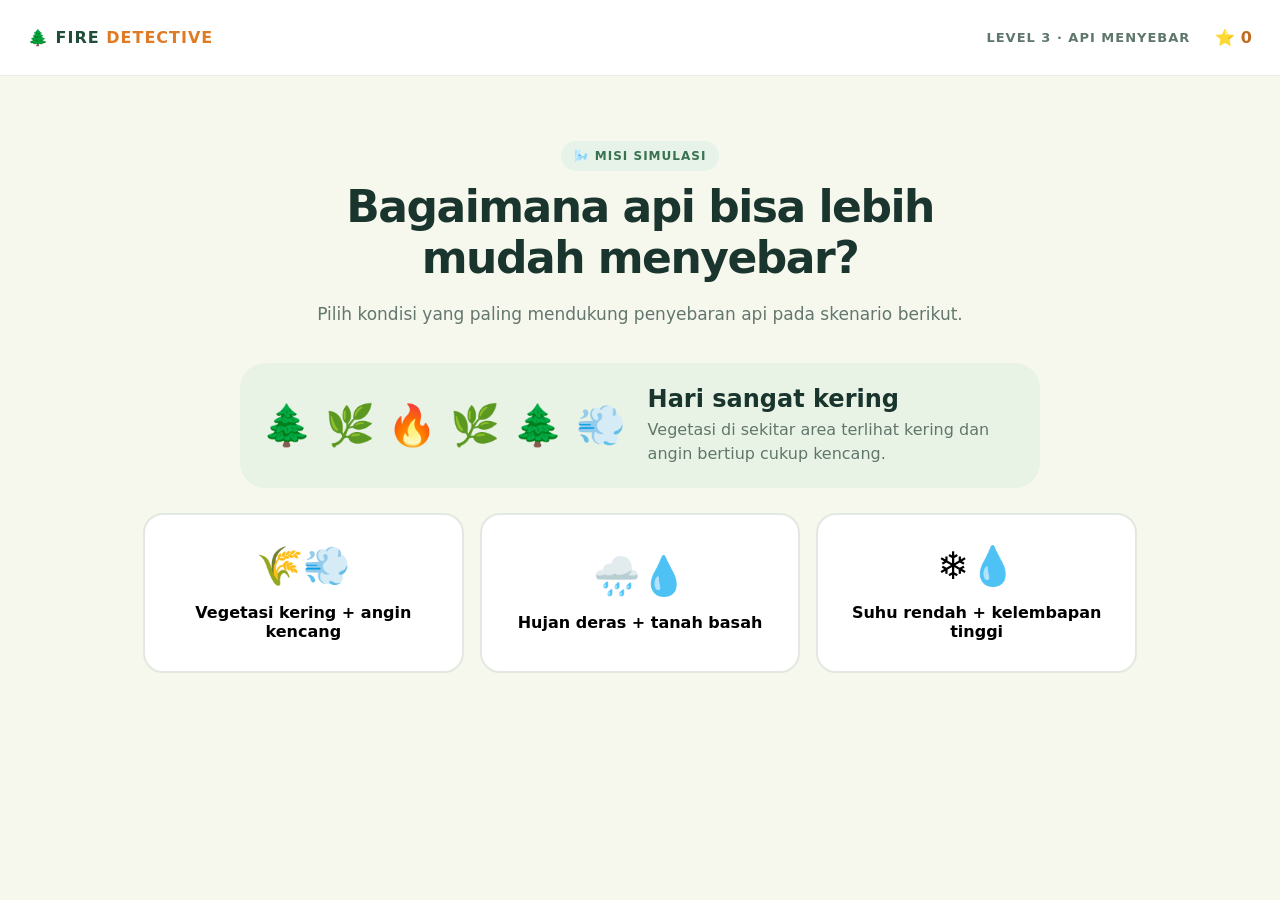
<file: level3.html>
<!DOCTYPE html>
<html lang="id">

<head>

    <meta charset="UTF-8">

    <meta name="viewport"
          content="width=device-width, initial-scale=1.0">

    <title>Level 3 | Api Menyebar</title>

    <!-- CSS berada satu folder dengan file HTML -->
    <link rel="stylesheet" href="style.css">

</head>


<body>

<header class="game-header">

    <a href="index.html" class="brand">
        🌲 FIRE <span>DETECTIVE</span>
    </a>

    <div class="level-title">
        LEVEL 3 · API MENYEBAR
    </div>

    <div class="score">
        ⭐ <span id="score">0</span>
    </div>

</header>


<main class="game-page">

    <div class="level-intro">

        <span class="level-badge">
            🌬️ MISI SIMULASI
        </span>

        <h1>
            Bagaimana api bisa lebih mudah menyebar?
        </h1>

        <p>
            Pilih kondisi yang paling mendukung
            penyebaran api pada skenario berikut.
        </p>

    </div>


    <section class="scenario">

        <div class="scenario-art">
            🌲 🌿 🔥 🌿 🌲 💨
        </div>


        <div>

            <h2>
                Hari sangat kering
            </h2>

            <p>
                Vegetasi di sekitar area terlihat
                kering dan angin bertiup cukup kencang.
            </p>

        </div>

    </section>


    <div id="choices"
         class="choice-grid">
    </div>


    <div id="simFeedback"
         class="feedback">
    </div>


    <a id="simNext"
       href="level4.html"
       class="btn primary center hidden">

        Lanjut Level 4 →

    </a>

</main>


<!-- JavaScript berada satu folder dengan file HTML -->
<script src="data.js"></script>

<script src="game.js"></script>

<script>

    initLevel3();

</script>


</body>
</html>
</file>
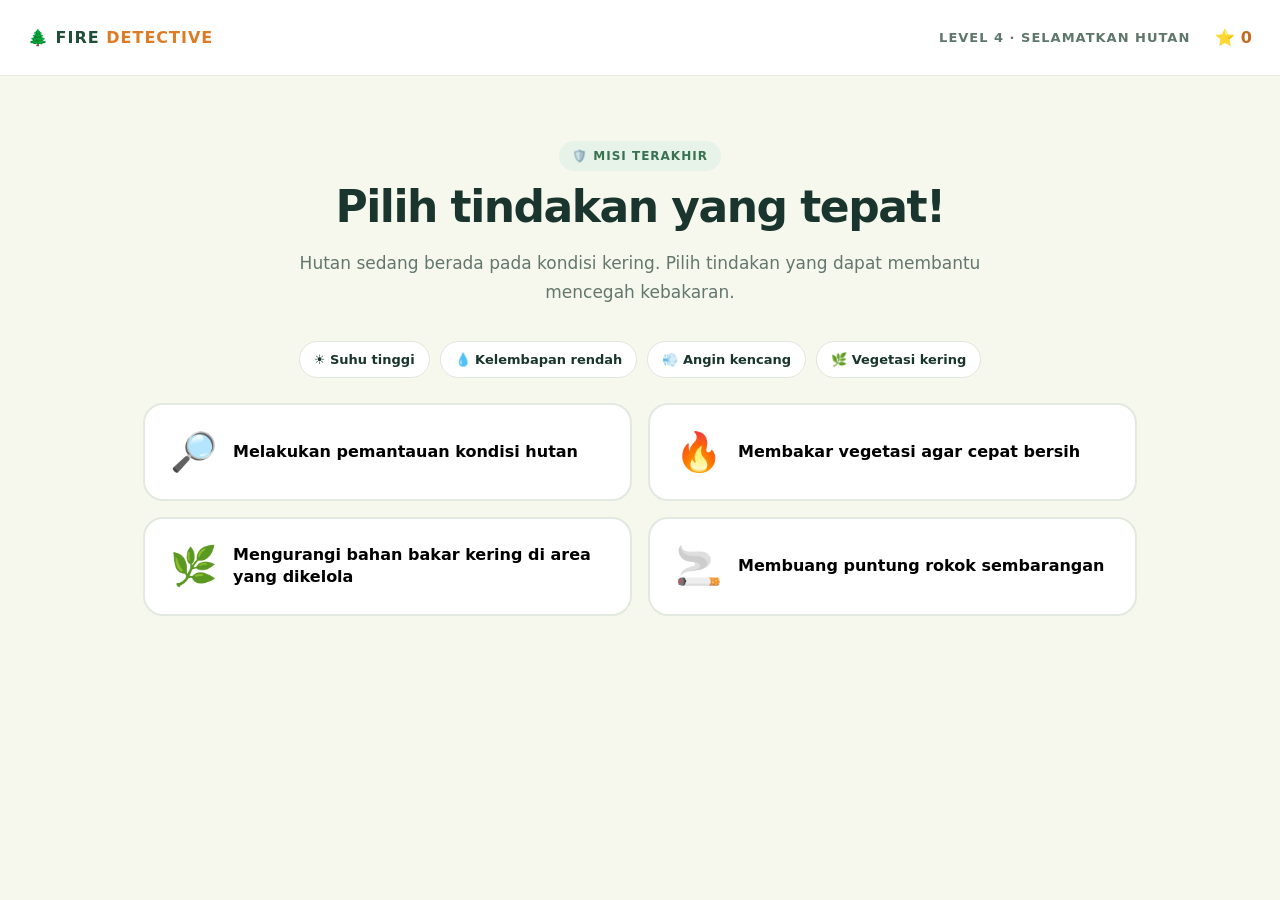
<file: level4.html>
<!DOCTYPE html>
<html lang="id">

<head>

    <meta charset="UTF-8">

    <meta name="viewport"
          content="width=device-width, initial-scale=1.0">

    <title>Level 4 | Selamatkan Hutan</title>

    <!-- CSS berada satu folder dengan file HTML -->
    <link rel="stylesheet" href="style.css">

</head>


<body>

<header class="game-header">

    <a href="index.html" class="brand">
        🌲 FIRE <span>DETECTIVE</span>
    </a>

    <div class="level-title">
        LEVEL 4 · SELAMATKAN HUTAN
    </div>

    <div class="score">
        ⭐ <span id="score">0</span>
    </div>

</header>


<main class="game-page">

    <div class="level-intro">

        <span class="level-badge">
            🛡️ MISI TERAKHIR
        </span>

        <h1>
            Pilih tindakan yang tepat!
        </h1>

        <p>
            Hutan sedang berada pada kondisi kering.
            Pilih tindakan yang dapat membantu mencegah
            kebakaran.
        </p>

    </div>


    <div class="condition-row">

        <span>☀️ Suhu tinggi</span>

        <span>💧 Kelembapan rendah</span>

        <span>💨 Angin kencang</span>

        <span>🌿 Vegetasi kering</span>

    </div>


    <div id="actions"
         class="action-grid">
    </div>


    <div id="actionFeedback"
         class="feedback">
    </div>


    <a id="finish"
       href="koleksi.html"
       class="btn primary center hidden">

        Lihat Hasil & Koleksi 🏆

    </a>

</main>


<!-- JavaScript berada satu folder dengan file HTML -->
<script src="data.js"></script>

<script src="game.js"></script>

<script>

    initLevel4();

</script>


</body>
</html>
</file>
<file: style.css>
* {
    box-sizing: border-box;
}


html {
    scroll-behavior: smooth;
}


body {
    margin: 0;

    font-family:
        Inter,
        system-ui,
        -apple-system,
        BlinkMacSystemFont,
        "Segoe UI",
        sans-serif;

    color: #19352d;

    background: #f6f7ed;
}


a {
    text-decoration: none;
}


button {
    font: inherit;
    cursor: pointer;
}



/* =========================
   BRAND
========================= */

.brand {

    font-weight: 900;

    letter-spacing: 1px;

    color: #214e3a;
}


.brand span {
    color: #df7b25;
}


.nav-link {

    font-weight: 750;

    color: #49685b;
}



/* =========================
   BUTTON
========================= */

.btn {

    display: inline-flex;

    align-items: center;

    justify-content: center;

    padding: 14px 22px;

    border-radius: 15px;

    border: none;

    font-weight: 850;

    transition: .2s;
}


.btn:hover {

    transform:
        translateY(-2px);

}


.primary {

    color: white;

    background: #276847;

    box-shadow:
        0 8px 20px
        rgba(39,104,71,.18);
}


.secondary {

    color: #276847;

    background: white;

    border:
        1px solid #d9e5d9;
}


.center {

    display: flex;

    width: max-content;

    margin:
        30px auto;
}


.hidden {
    display: none !important;
}



/* =========================
   HOME
========================= */

.home {

    min-height: 100vh;

    background:
        linear-gradient(
            #eaf8e7 0%,
            #f6f7ed 70%
        );
}


.topbar {

    max-width: 1200px;

    height: 76px;

    margin: auto;

    padding:
        0 28px;

    display: flex;

    align-items: center;

    justify-content: space-between;
}


.hero {

    max-width: 1200px;

    min-height: 570px;

    margin: auto;

    padding:
        30px 28px;

    display: grid;

    grid-template-columns:
        1fr 1fr;

    align-items: center;

    gap: 35px;
}


.eyebrow {

    color: #d56f21;

    font-size: 13px;

    font-weight: 900;

    letter-spacing: 2px;
}


.hero h1 {

    margin:
        15px 0 20px;

    font-size:
        clamp(42px, 6vw, 70px);

    line-height: .98;

    letter-spacing: -3px;
}


.hero h1 span {

    color: #2e7853;
}


.hero p {

    max-width: 560px;

    color: #587066;

    font-size: 18px;

    line-height: 1.7;
}


.hero-buttons {

    display: flex;

    gap: 12px;

    margin-top: 28px;

    flex-wrap: wrap;
}



/* =========================
   FOREST
========================= */

.forest-scene {

    height: 470px;

    position: relative;

    overflow: hidden;

    border-radius: 38px;

    background:
        linear-gradient(
            #bce6ef 0 48%,
            #9dcb82 48% 70%,
            #5e9c5d 70%
        );

    box-shadow:
        0 25px 60px
        rgba(56,104,71,.14);
}


.sun {

    position: absolute;

    right: 45px;

    top: 35px;

    font-size: 60px;
}


.cloud {

    position: absolute;

    font-size: 55px;

    opacity: .75;
}


.cloud1 {

    left: 35px;

    top: 55px;
}


.cloud2 {

    left: 180px;

    top: 120px;
}


.mountain {

    position: absolute;

    bottom: 125px;

    width: 0;

    height: 0;

    border-left:
        170px solid transparent;

    border-right:
        170px solid transparent;

    border-bottom:
        210px solid #79a977;
}


.mountain1 {

    left: -90px;
}


.mountain2 {

    right: -110px;

    border-bottom-color:
        #689667;
}


.tree {

    position: absolute;

    bottom: 60px;

    font-size: 110px;
}


.tree1 {
    left: 25px;
}


.tree2 {

    left: 115px;

    font-size: 85px;
}


.tree3 {

    right: 45px;

    font-size: 125px;
}


.tree4 {

    right: 150px;

    font-size: 90px;
}


.camp {

    position: absolute;

    left: 45%;

    bottom: 30px;

    font-size: 65px;
}


.character {

    position: absolute;

    left: 49%;

    bottom: 38px;

    font-size: 80px;

    filter:
        drop-shadow(
            0 8px 5px
            rgba(0,0,0,.12)
        );
}



/* =========================
   FEATURES
========================= */

.feature-section {

    max-width: 1200px;

    margin: auto;

    padding:
        0 28px 60px;

    display: grid;

    grid-template-columns:
        repeat(3,1fr);

    gap: 16px;
}


.feature-card {

    padding: 25px;

    background: white;

    border:
        1px solid #e2eadf;

    border-radius: 22px;

    box-shadow:
        0 10px 30px
        rgba(36,74,48,.05);
}


.feature-icon {

    font-size: 34px;
}


.feature-card h3 {

    margin:
        14px 0 6px;
}


.feature-card p {

    margin: 0;

    color: #687c73;

    line-height: 1.6;
}



/* =========================
   HEADER
========================= */

.game-header {

    height: 76px;

    padding:
        0 28px;

    display: flex;

    align-items: center;

    gap: 25px;

    background: white;

    border-bottom:
        1px solid #e8ede4;
}


.game-header .brand {

    flex: 1;
}


.level-title {

    color: #5e766b;

    font-size: 13px;

    font-weight: 900;

    letter-spacing: 1px;
}


.score {

    font-weight: 900;

    color: #c16b20;
}



/* =========================
   PAGE
========================= */

.page,
.game-page {

    max-width: 1050px;

    margin: auto;

    padding:
        65px 28px;
}


.section-kicker {

    color: #d56f21;

    font-size: 13px;

    font-weight: 900;

    letter-spacing: 2px;
}


.page h1,
.game-page h1 {

    margin:
        10px 0;

    font-size: 44px;

    letter-spacing: -1.5px;
}


.lead,
.level-intro p {

    color: #63776e;

    line-height: 1.7;

    font-size: 17px;
}



/* =========================
   LESSON
========================= */

.lesson-grid {

    display: grid;

    grid-template-columns:
        repeat(3,1fr);

    gap: 18px;

    margin:
        35px 0;
}


.lesson-card {

    min-height: 250px;

    padding: 28px;

    background: white;

    border:
        1px solid #e4ebe2;

    border-radius: 24px;
}


.lesson-card.human {

    border-top:
        7px solid #df8a3b;
}


.lesson-card.environment {

    border-top:
        7px solid #65a37b;
}


.lesson-card.fuel {

    border-top:
        7px solid #d5ae4e;
}


.big-icon {

    font-size: 50px;
}


.lesson-card p {

    color: #687b72;

    line-height: 1.6;
}


.tip-box {

    padding: 18px;

    color: #6b5a31;

    line-height: 1.6;

    background: #fff6dd;

    border:
        1px solid #f0dfaa;

    border-radius: 17px;
}



/* =========================
   LEVEL INTRO
========================= */

.level-intro {

    max-width: 760px;

    margin:
        0 auto 34px;

    text-align: center;
}


.level-badge {

    display: inline-block;

    padding:
        8px 13px;

    color: #397250;

    font-size: 12px;

    font-weight: 900;

    letter-spacing: 1px;

    background: #e7f3e9;

    border-radius: 99px;
}



/* =========================
   LEVEL 1
========================= */

.factor-grid {

    display: grid;

    grid-template-columns:
        repeat(4,1fr);

    gap: 15px;
}


.factor-card {

    min-height: 170px;

    padding: 20px 14px;

    display: flex;

    flex-direction: column;

    align-items: center;

    justify-content: center;

    gap: 7px;

    background: white;

    border:
        2px solid #e3eae2;

    border-radius: 20px;

    transition: .2s;
}


.factor-card:hover {

    transform:
        translateY(-3px);

    border-color:
        #75a984;
}


.factor-card span {

    font-size: 47px;
}


.factor-card strong {

    font-size: 16px;

    text-align: center;
}


.factor-card small {

    color: #83938c;

    text-align: center;
}


.factor-card.correct {

    background: #eaf7ed;

    border-color: #4d9a68;
}


.factor-card.wrong {

    background: #fff0ed;

    border-color: #d97967;
}



/* =========================
   FEEDBACK
========================= */

.feedback {

    min-height: 54px;

    max-width: 760px;

    margin:
        22px auto;

    padding: 15px;

    text-align: center;

    font-weight: 750;

    border-radius: 15px;
}


.feedback.good {

    color: #317148;

    background: #e9f6eb;
}


.feedback.warn {

    color: #a55042;

    background: #fff1ec;
}



/* =========================
   LEVEL 2
========================= */

.sort-card {

    max-width: 520px;

    margin:
        20px auto 25px;

    padding: 30px;

    text-align: center;

    background: white;

    border:
        1px solid #e1e9df;

    border-radius: 25px;

    box-shadow:
        0 15px 40px
        rgba(33,77,44,.07);
}


.sort-icon {

    font-size: 65px;
}


.sort-card h2 {

    margin:
        10px 0 4px;
}


.sort-card p {

    color: #7b8c84;
}


.category-grid {

    display: grid;

    grid-template-columns:
        repeat(3,1fr);

    gap: 16px;
}


.category {

    padding: 24px;

    display: flex;

    flex-direction: column;

    align-items: center;

    gap: 8px;

    background: white;

    border:
        2px solid #e3eae2;

    border-radius: 20px;

    transition: .2s;
}


.category:hover {

    transform:
        translateY(-2px);

    border-color:
        #6e9d79;
}


.category span {

    font-size: 40px;
}


.category strong {

    font-size: 17px;
}


.category small {

    color: #73837c;

    font-size: 13px;

    text-align: center;
}


.done-card {

    text-align: center;
}


.done-icon {

    font-size: 55px;
}



/* =========================
   LEVEL 3
========================= */

.scenario {

    max-width: 800px;

    margin:
        25px auto;

    padding: 22px;

    display: flex;

    align-items: center;

    gap: 22px;

    background: #e8f3e6;

    border-radius: 25px;
}


.scenario-art {

    font-size: 40px;

    white-space: nowrap;
}


.scenario h2 {

    margin:
        0 0 5px;
}


.scenario p {

    margin: 0;

    color: #61766b;

    line-height: 1.5;
}


.choice-grid {

    display: grid;

    grid-template-columns:
        repeat(3,1fr);

    gap: 16px;
}


.choice {

    min-height: 160px;

    padding: 25px;

    display: flex;

    flex-direction: column;

    align-items: center;

    justify-content: center;

    gap: 15px;

    background: white;

    border:
        2px solid #e2e9e0;

    border-radius: 20px;
}


.choice span {

    font-size: 38px;
}


.choice.correct {

    background: #eaf7ed;

    border-color: #4d9a68;
}


.choice.wrong {

    background: #fff0ed;

    border-color: #d97967;
}



/* =========================
   LEVEL 4
========================= */

.condition-row {

    display: flex;

    justify-content: center;

    flex-wrap: wrap;

    gap: 10px;

    margin:
        25px 0;
}


.condition-row span {

    padding:
        10px 14px;

    background: white;

    border:
        1px solid #e0e7df;

    border-radius: 99px;

    font-size: 13px;

    font-weight: 750;
}


.action-grid {

    display: grid;

    grid-template-columns:
        1fr 1fr;

    gap: 16px;
}


.action-card {

    padding: 25px;

    display: flex;

    align-items: center;

    gap: 16px;

    text-align: left;

    background: white;

    border:
        2px solid #e2e9e0;

    border-radius: 20px;
}


.action-card span {

    font-size: 38px;
}


.action-card strong {

    line-height: 1.4;
}


.action-card.correct {

    background: #eaf7ed;

    border-color: #4d9a68;
}


.action-card.wrong {

    background: #fff0ed;

    border-color: #d97967;
}



/* =========================
   COLLECTION
========================= */

.result-hero {

    display: flex;

    align-items: center;

    gap: 20px;

    padding: 30px;

    background: #e9f5e8;

    border-radius: 26px;
}


.badge-big {

    font-size: 70px;
}


.stats {

    display: grid;

    grid-template-columns:
        repeat(3,1fr);

    gap: 15px;

    margin:
        25px 0;
}


.stats div {

    padding: 20px;

    text-align: center;

    background: white;

    border:
        1px solid #e2e9e0;

    border-radius: 18px;
}


.stats strong {

    display: block;

    color: #31734d;

    font-size: 30px;
}


.stats span {

    color: #73837b;

    font-size: 13px;
}


.collection-title {

    margin-top: 40px;
}


.collection-grid {

    display: grid;

    grid-template-columns:
        repeat(3,1fr);

    gap: 16px;

    margin:
        20px 0 35px;
}


.collection-card {

    padding: 22px;

    background: white;

    border:
        1px solid #e2e9e0;

    border-radius: 20px;
}


.collection-icon {

    font-size: 44px;
}


.collection-card h3 {

    margin:
        10px 0 5px;
}


.collection-card p {

    margin: 0;

    color: #718079;

    line-height: 1.5;
}


.collection-card.locked {

    opacity: .58;

    filter:
        grayscale(.3);
}



/* =========================
   RESPONSIVE
========================= */

@media (max-width: 800px) {

    .hero {

        grid-template-columns: 1fr;

    }


    .forest-scene {

        height: 350px;

    }


    .feature-section,
    .lesson-grid,
    .category-grid,
    .choice-grid {

        grid-template-columns: 1fr;

    }


    .factor-grid {

        grid-template-columns:
            repeat(2,1fr);

    }


    .action-grid,
    .stats,
    .collection-grid {

        grid-template-columns: 1fr;

    }


    .game-header {

        padding:
            0 16px;

    }


    .level-title {

        display: none;

    }


    .page,
    .game-page {

        padding:
            45px 18px;

    }


    .page h1,
    .game-page h1 {

        font-size: 35px;

    }


    .scenario {

        flex-direction: column;

        text-align: center;

    }

}


@media (max-width: 460px) {

    .factor-grid {

        grid-template-columns:
            1fr 1fr;

    }


    .factor-card {

        min-height: 145px;

        padding:
            15px 8px;

    }


    .factor-card span {

        font-size: 38px;

    }


    .hero h1 {

        letter-spacing: -2px;

    }


    .forest-scene {

        height: 290px;

    }


    .topbar {

        height: 65px;

    }


    .brand {

        font-size: 14px;

    }

}
/* =====================================================
   FIRE DETECTIVE
   STORY / PROLOG PAGE
===================================================== */

.story-page {
    min-height: 100vh;
    background:
        linear-gradient(
            180deg,
            #dff3ff 0%,
            #edf9ff 42%,
            #d9efd8 100%
        );
    overflow-x: hidden;
}


/* ================= HEADER ================= */

.story-header {
    position: relative;
    z-index: 20;
    background: rgba(255, 255, 255, 0.88);
    backdrop-filter: blur(12px);
}


.story-progress {
    display: flex;
    align-items: center;
    gap: 8px;
}


.story-progress span {
    width: 32px;
    height: 5px;
    border-radius: 20px;
    background: #d8e3e8;
}


.story-progress span.active {
    width: 55px;
    background: #2f7d5b;
}



/* ================= MAIN ================= */

.story-main {
    position: relative;
    min-height: calc(100vh - 70px);
    overflow: hidden;
}


/* ================= FOREST ================= */

.story-forest {
    position: absolute;
    inset: 0;
    overflow: hidden;
    pointer-events: none;
}


.story-sun {
    position: absolute;
    width: 120px;
    height: 120px;
    border-radius: 50%;
    background: #ffd76a;
    right: 13%;
    top: 8%;
    box-shadow:
        0 0 50px rgba(255, 215, 106, 0.45);
}


.story-cloud {
    position: absolute;
    font-size: 55px;
    opacity: 0.65;
}


.cloud-a {
    top: 11%;
    left: 12%;
}


.cloud-b {
    top: 18%;
    left: 42%;
    transform: scale(0.7);
}


/* bukit */

.hill {
    position: absolute;
    bottom: 0;
    border-radius: 50% 50% 0 0;
}


.hill-back {
    width: 100%;
    height: 280px;
    left: -15%;
    bottom: -140px;
    background: #a7d29d;
}


.hill-front {
    width: 120%;
    height: 220px;
    left: -10%;
    bottom: -125px;
    background: #78ad78;
}



/* pohon */

.forest-tree {
    position: absolute;
    font-size: 100px;
    opacity: 0.72;
    filter: drop-shadow(0 8px 5px rgba(0,0,0,0.08));
}


.tree-a {
    left: 2%;
    bottom: 8%;
    transform: scale(1.3);
}


.tree-b {
    left: 16%;
    bottom: 13%;
}


.tree-c {
    right: 4%;
    bottom: 7%;
    transform: scale(1.35);
}


.tree-d {
    right: 18%;
    bottom: 14%;
}


.tree-e {
    right: 29%;
    bottom: 10%;
    transform: scale(0.8);
}


/* asap */

.smoke {
    position: absolute;
    width: 45px;
    height: 45px;
    border-radius: 50%;
    background: rgba(90, 95, 92, 0.18);
    filter: blur(5px);
}


.smoke-one {
    right: 28%;
    bottom: 27%;
}


.smoke-two {
    right: 26%;
    bottom: 34%;
    transform: scale(1.3);
}


.smoke-three {
    right: 23%;
    bottom: 43%;
    transform: scale(0.8);
}


.small-fire {
    position: absolute;
    right: 25%;
    bottom: 17%;
    font-size: 38px;
    filter: drop-shadow(0 4px 8px rgba(255, 100, 20, 0.3));
}



/* ================= STORY CONTENT ================= */

.story-content {
    position: relative;
    z-index: 5;

    width: min(1100px, 92%);
    margin: 0 auto;

    padding:
        65px
        0
        100px;
}


.story-label {
    display: inline-flex;
    align-items: center;

    padding: 8px 14px;

    border-radius: 30px;

    background: rgba(255,255,255,0.8);

    color: #2f7d5b;

    font-size: 12px;
    font-weight: 800;

    letter-spacing: 1.4px;

    box-shadow:
        0 5px 20px rgba(50,80,60,0.07);
}


.story-content h1 {
    margin: 18px 0 10px;

    max-width: 700px;

    font-size: clamp(42px, 5vw, 70px);

    line-height: 1.04;

    letter-spacing: -2px;

    color: #18372b;
}


.story-content h1 span {
    color: #d85d32;
}


.story-subtitle {
    max-width: 580px;

    margin: 0;

    color: #547066;

    font-size: 17px;

    line-height: 1.7;
}



/* ================= JAZILA ================= */

.jazila-scene {
    position: relative;

    display: flex;
    align-items: flex-end;
    gap: 30px;

    margin-top: 50px;

    min-height: 270px;
}


.jazila-character {
    position: relative;

    width: 175px;
    height: 255px;

    flex-shrink: 0;
}


.character-shadow {
    position: absolute;

    bottom: 0;
    left: 20px;

    width: 135px;
    height: 25px;

    border-radius: 50%;

    background: rgba(32,70,50,0.15);

    filter: blur(5px);
}



/* kepala */

.jazila-head {
    position: absolute;

    width: 86px;
    height: 95px;

    top: 15px;
    left: 45px;

    z-index: 5;
}


.hair-back {
    position: absolute;

    width: 90px;
    height: 102px;

    border-radius: 48% 48% 45% 45%;

    background: #3a2a27;

    left: -2px;
    top: -4px;
}


.face {
    position: absolute;

    width: 70px;
    height: 78px;

    background: #f3c7a5;

    border-radius:
        45%
        45%
        48%
        48%;

    left: 8px;
    top: 13px;

    z-index: 2;
}


.eye {
    position: absolute;

    width: 7px;
    height: 9px;

    border-radius: 50%;

    background: #30231f;

    top: 34px;
}


.eye-left {
    left: 19px;
}


.eye-right {
    right: 19px;
}


.nose {
    position: absolute;

    width: 6px;
    height: 4px;

    border-bottom:
        1.5px solid #c1876c;

    left: 32px;
    top: 48px;
}


.smile {
    position: absolute;

    width: 20px;
    height: 9px;

    border-bottom:
        2px solid #a84d51;

    border-radius: 0 0 50% 50%;

    left: 25px;
    top: 56px;
}


.hair-front {
    position: absolute;

    width: 78px;
    height: 35px;

    background: #3a2a27;

    border-radius:
        55%
        55%
        30%
        15%;

    top: 4px;
    left: 5px;

    z-index: 4;
}


/* tubuh */

.jazila-body {
    position: absolute;

    width: 90px;
    height: 110px;

    left: 42px;
    top: 105px;

    z-index: 3;
}


.shirt {
    width: 90px;
    height: 105px;

    background: #f4f7f2;

    border-radius:
        25px
        25px
        14px
        14px;

    border:
        3px solid #dbe8df;

    display: flex;

    align-items: center;
    justify-content: center;

    color: #2f7d5b;

    font-weight: 900;
}


.shirt span {
    width: 32px;
    height: 32px;

    display: flex;
    align-items: center;
    justify-content: center;

    border-radius: 50%;

    background: #e7f3eb;

    font-size: 11px;
}


.arm {
    position: absolute;

    width: 23px;
    height: 75px;

    background: #f3c7a5;

    border-radius: 20px;

    top: 13px;
}


.arm-left {
    left: -15px;
    transform: rotate(12deg);
}


.arm-right {
    right: -15px;
    transform: rotate(-22deg);
}


.backpack {
    position: absolute;

    font-size: 48px;

    left: 105px;
    top: 112px;

    z-index: 2;
}


.legs {
    position: absolute;

    display: flex;
    gap: 10px;

    left: 63px;
    bottom: 0;
}


.leg {
    width: 24px;
    height: 65px;

    background: #315c63;

    border-radius: 12px 12px 8px 8px;
}



/* ================= DIALOG ================= */

.dialog-box {
    position: relative;

    max-width: 590px;

    padding: 22px 25px 18px;

    background: rgba(255,255,255,0.94);

    border:
        1px solid rgba(45,90,65,0.10);

    border-radius: 20px;

    box-shadow:
        0 18px 50px rgba(35,75,55,0.12);
}


.dialog-box::before {
    content: "";

    position: absolute;

    left: -12px;
    bottom: 38px;

    width: 22px;
    height: 22px;

    background: white;

    transform: rotate(45deg);

    border-left:
        1px solid rgba(45,90,65,0.06);

    border-bottom:
        1px solid rgba(45,90,65,0.06);
}


.dialog-name {
    display: flex;
    align-items: center;
    gap: 12px;

    margin-bottom: 13px;
}


.dialog-avatar {
    width: 38px;
    height: 38px;

    display: flex;
    align-items: center;
    justify-content: center;

    border-radius: 50%;

    background: #e4f1e8;

    color: #2f7d5b;

    font-weight: 900;
}


.dialog-name strong {
    display: block;

    color: #234e39;

    font-size: 15px;
}


.dialog-name small {
    display: block;

    margin-top: 2px;

    color: #82968d;

    font-size: 11px;
}


.dialog-content p {
    margin: 6px 0;

    color: #465f55;

    font-size: 15px;

    line-height: 1.6;
}


.dialog-next {
    margin-top: 13px;

    text-align: right;

    color: #98aaa2;

    font-size: 10px;

    text-transform: uppercase;

    letter-spacing: 1px;
}


.dialog-next span {
    display: inline-block;

    margin-left: 4px;

    animation: storyArrow 1.2s infinite;
}


@keyframes storyArrow {

    0%,100% {
        transform: translateY(0);
    }

    50% {
        transform: translateY(3px);
    }

}



/* ================= CLUE ================= */

.story-clue {
    display: flex;
    align-items: center;
    gap: 15px;

    width: fit-content;

    margin:
        5px
        0
        30px
        205px;

    padding: 12px 18px;

    border-radius: 14px;

    background: rgba(255,255,255,0.65);

    border:
        1px dashed rgba(47,125,91,0.25);
}


.clue-icon {
    width: 40px;
    height: 40px;

    display: flex;
    align-items: center;
    justify-content: center;

    border-radius: 12px;

    background: #fff2df;
}


.story-clue span {
    display: block;

    color: #9b8c7b;

    font-size: 9px;

    font-weight: 800;

    letter-spacing: 1px;
}


.story-clue strong {
    display: block;

    margin-top: 2px;

    color: #405e51;

    font-size: 13px;
}



/* ================= MISSION ================= */

.mission-box {
    width: min(680px, 100%);

    margin-left: auto;

    padding: 25px 28px;

    background:
        rgba(255,255,255,0.92);

    border-radius: 22px;

    border:
        1px solid rgba(40,80,60,0.08);

    box-shadow:
        0 18px 50px rgba(40,80,60,0.10);
}


.mission-top {
    display: flex;
    justify-content: space-between;

    color: #6d8a7d;

    font-size: 10px;

    font-weight: 800;

    letter-spacing: 1px;
}


.mission-box h2 {
    margin:
        13px
        0
        8px;

    color: #1f4935;

    font-size: 27px;
}


.mission-box p {
    margin: 0 0 20px;

    color: #647b71;

    font-size: 14px;

    line-height: 1.7;
}


.story-button {
    display: inline-flex;
    align-items: center;
    gap: 18px;

    padding: 13px 20px;

    border-radius: 12px;

    background: #2f7d5b;

    color: white;

    text-decoration: none;

    font-size: 14px;

    font-weight: 800;

    box-shadow:
        0 8px 20px rgba(47,125,91,0.22);

    transition:
        transform .2s ease,
        box-shadow .2s ease;
}


.story-button:hover {
    transform: translateY(-2px);

    box-shadow:
        0 12px 25px rgba(47,125,91,0.28);
}


.story-button span {
    font-size: 20px;
}



/* ================= FOOTER ================= */

.story-footer {
    position: relative;

    z-index: 10;

    display: flex;

    justify-content: space-between;

    padding:
        14px
        5%;

    background: rgba(255,255,255,0.72);

    color: #789087;

    font-size: 11px;
}


.story-footer span:first-child {
    color: #356b50;

    font-weight: 900;

    letter-spacing: 1px;
}



/* ================= RESPONSIVE ================= */

@media (max-width: 800px) {

    .story-content {
        padding-top: 40px;
    }


    .story-content h1 {
        font-size: 44px;
    }


    .jazila-scene {
        align-items: flex-start;
        flex-direction: column;
    }


    .jazila-character {
        transform: scale(0.85);
        transform-origin: left bottom;
        margin-bottom: -30px;
    }


    .dialog-box {
        margin-left: 0;
    }


    .dialog-box::before {
        left: 55px;
        bottom: auto;
        top: -10px;

        border:
            none;

        background: white;
    }


    .story-clue {
        margin-left: 0;
    }


    .mission-box {
        margin-left: 0;
    }


    .story-footer {
        gap: 8px;
        flex-direction: column;
    }


    .story-progress {
        display: none;
    }

}


@media (max-width: 500px) {

    .story-content {
        width: 90%;
    }


    .story-content h1 {
        font-size: 36px;

        letter-spacing: -1px;
    }


    .story-subtitle {
        font-size: 14px;
    }


    .dialog-box {
        padding: 18px;
    }


    .mission-box {
        padding: 20px;
    }


    .mission-box h2 {
        font-size: 22px;
    }


    .story-sun {
        width: 80px;
        height: 80px;
    }

}
</file>
